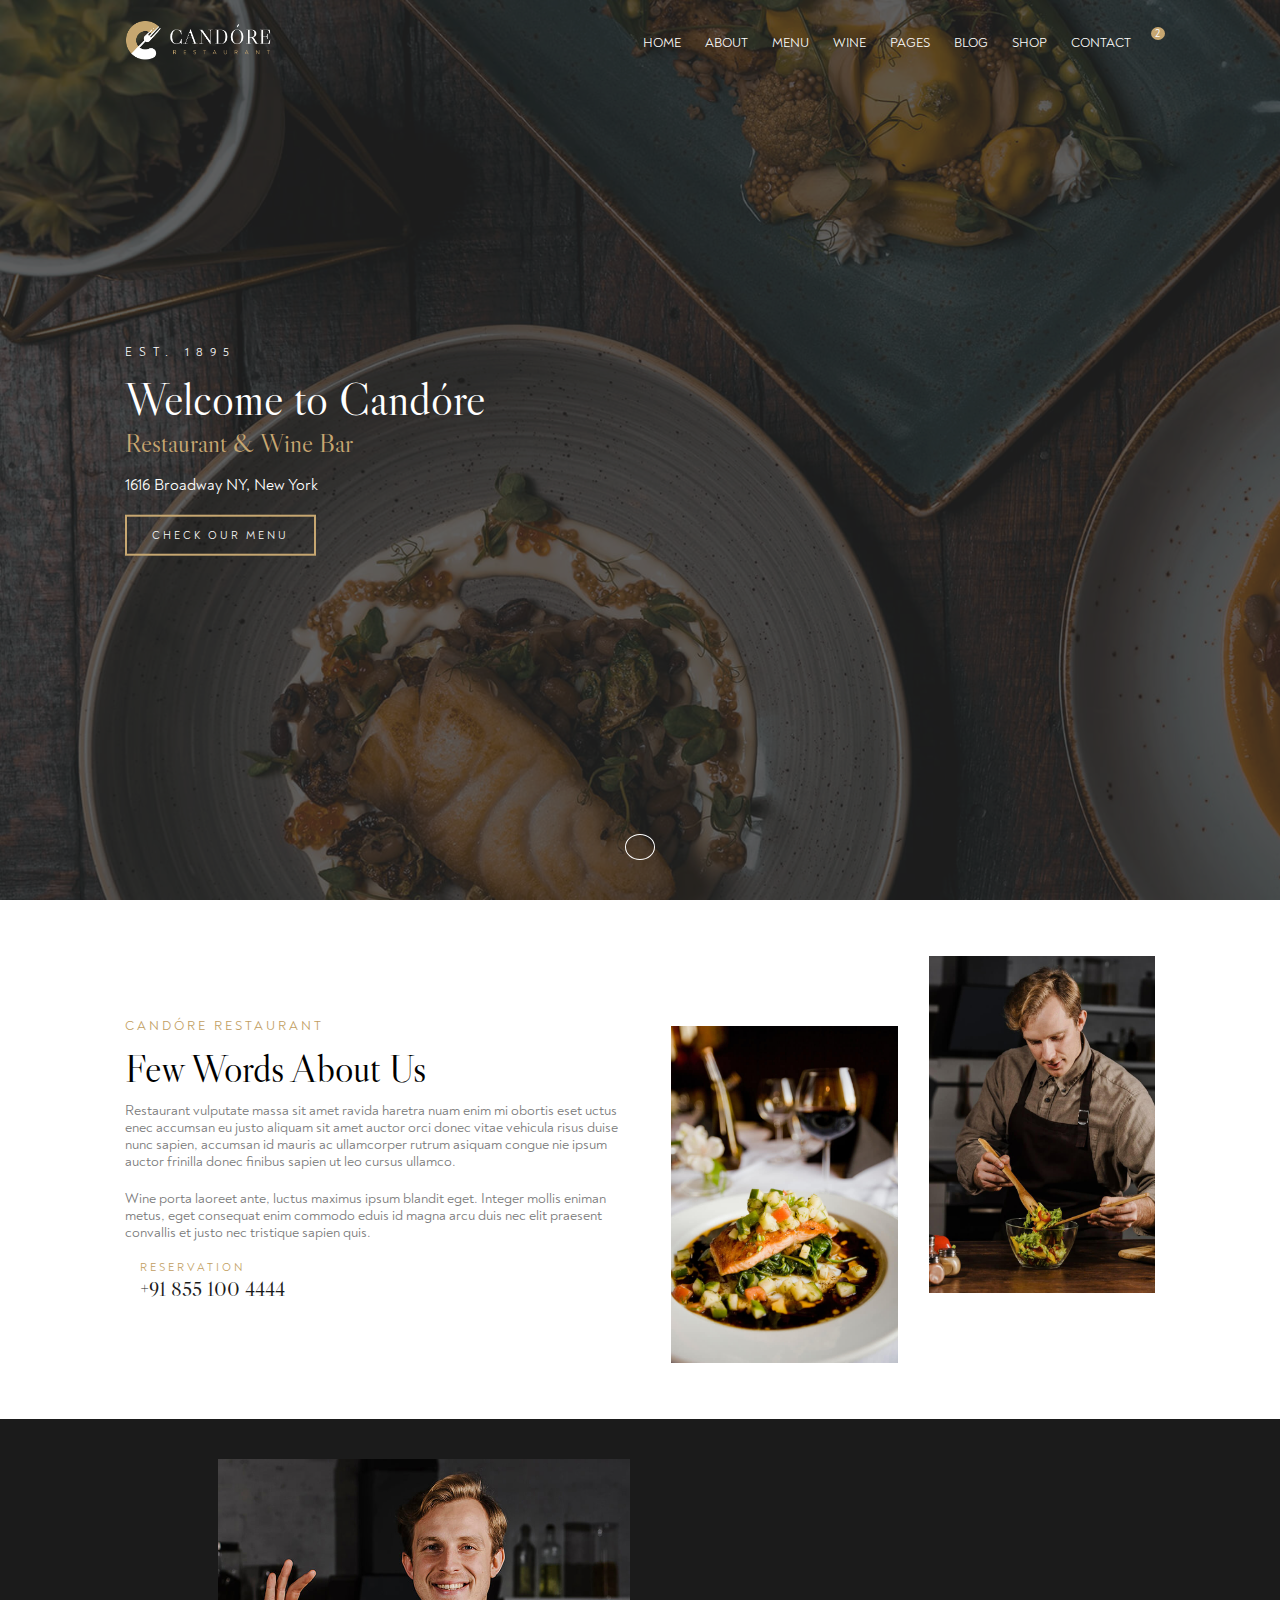
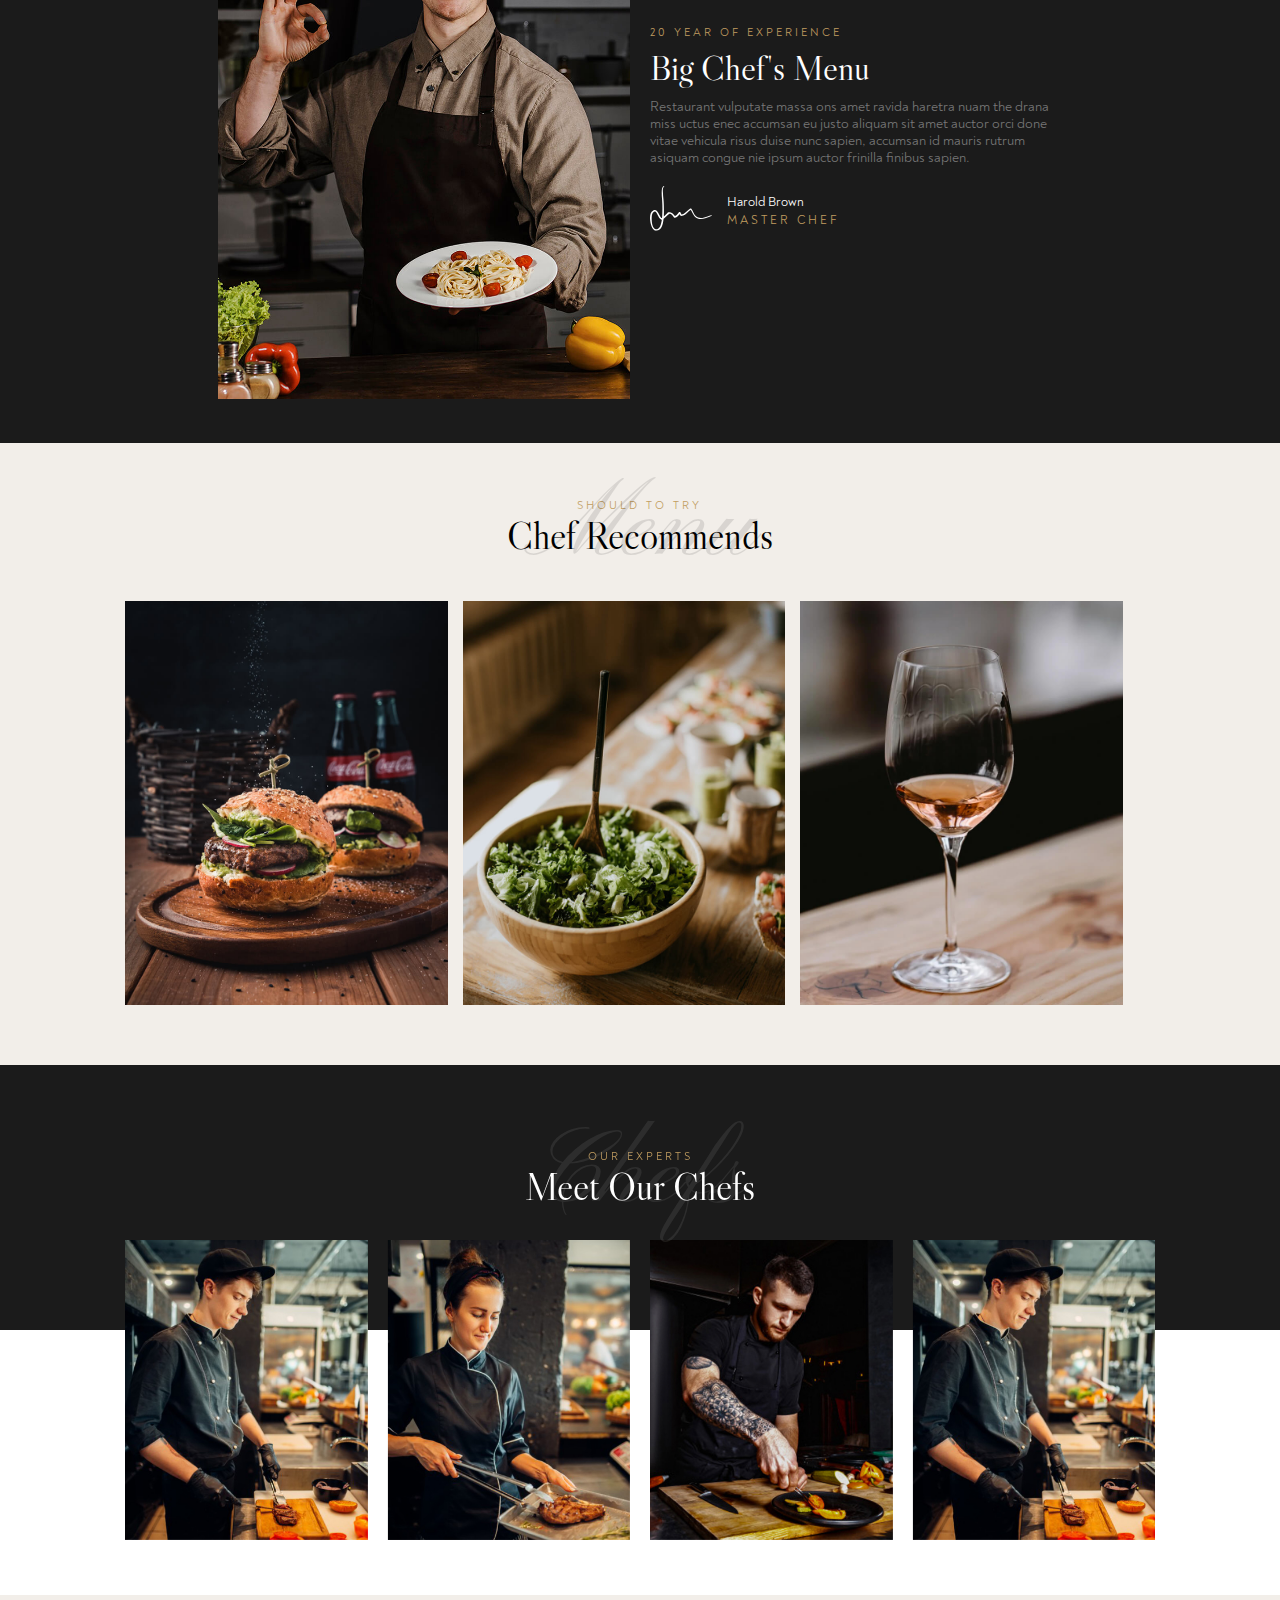
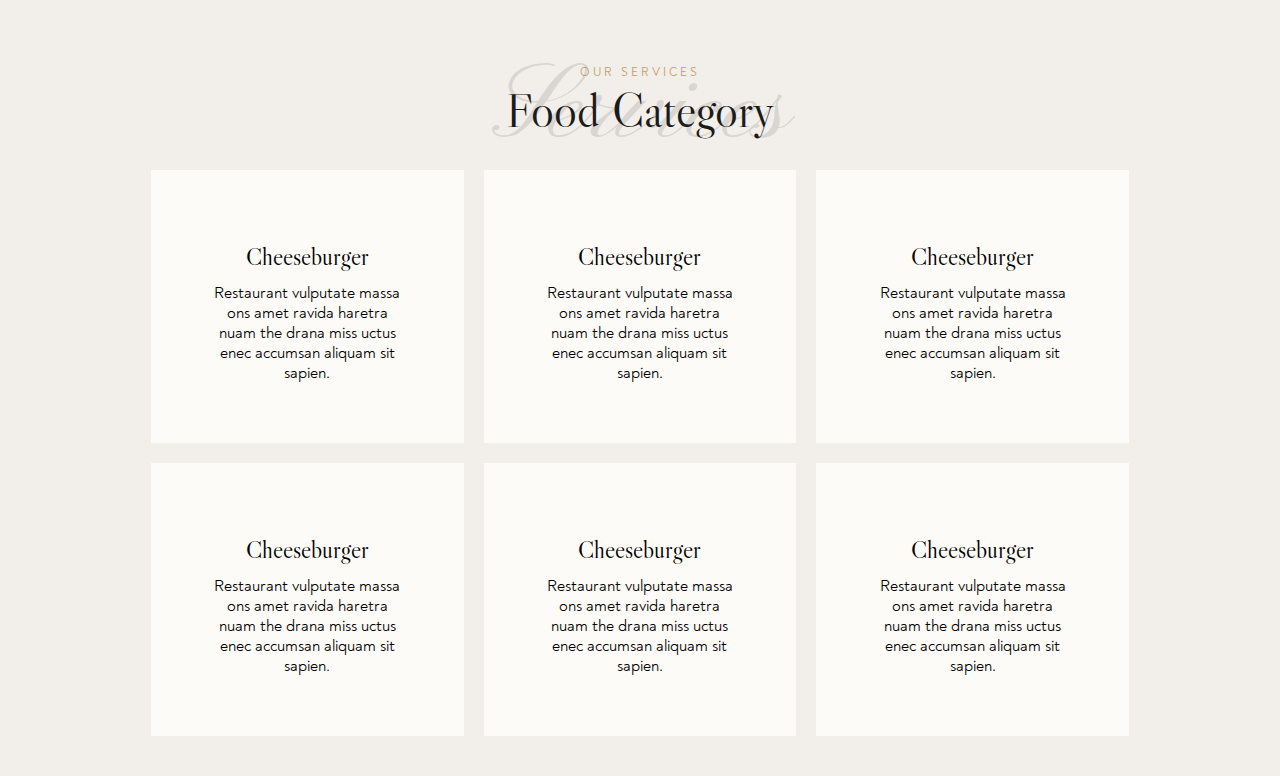
<file: Candore HTML/index.html>
<!DOCTYPE html>
<html lang="en">

<head>
    <meta charset="UTF-8">
    <meta http-equiv="X-UA-Compatible" content="IE=edge">
    <meta name="viewport" content="width=device-width, initial-scale=1.0">
    <link rel="stylesheet" href="https://cdnjs.cloudflare.com/ajax/libs/font-awesome/6.2.1/css/all.min.css"
        integrity="sha512-MV7K8+y+gLIBoVD59lQIYicR65iaqukzvf/nwasF0nqhPay5w/9lJmVM2hMDcnK1OnMGCdVK+iQrJ7lzPJQd1w=="
        crossorigin="anonymous" referrerpolicy="no-referrer" />
    <link rel="stylesheet" href="./OwlCarousel2-2.3.4/src/scss/owl.theme.default.scss">
    <link rel="stylesheet" href="./OwlCarousel2-2.3.4/src/scss/owl.carousel.scss">
    <link rel="stylesheet" href="./home/home.css">
    <title>Candore</title>
</head>

<body>
    <div id="preloader">
        <div id="status">&nbsp;</div>
      </div>

    <header class="posi-ab w-100 z-index">
        <div class="container">
            <div class="row main-header">
                <div class="logo">
                    <a href=""><img src="./assets/images/logo.png" alt="logo-dark"></a>
                </div>
                <div class="menus">
                    <span class="bars"><i class="fa-sharp fa-solid fa-bars-staggered"></i></span>
                    <ul class="menus-links">
                        <li><a href="#">HOME</a></li>
                        <li><a href="#">ABOUT</a></li>
                        <li><a href="#">MENU</a></li>
                        <li><a href="#">WINE</a></li>
                        <li><a href="#">PAGES</a></li>
                        <li><a href="#">BLOG</a></li>
                        <li><a href="#">SHOP</a></li>
                        <li><a href="#">CONTACT</a></li>
                        <li><a href="#">
                                <i class="fa-solid fa-cart-shopping"></i>
                                <span class="count">2</span>
                            </a></li>
                    </ul>
                </div>
            </div>
        </div>
    </header>

    <header class="s-header posi-ab w-100 z-index">
        <div class="container">
            <div class="row main-header">
                <div class="logo">
                    <a href=""><img src="./assets/images/logo-dark.png" alt="logo-dark"></a>
                </div>
                <div class="menus">
                    <span class="bars posi-rele">
                        <i class="fa-sharp fa-solid fa-bars-staggered"></i>
                    </span>
                    <ul class="menus-links">
                        <li><a href="#">HOME</a></li>
                        <li><a href="#">ABOUT</a></li>
                        <li><a href="#">MENU</a></li>
                        <li><a href="#">WINE</a></li>
                        <li><a href="#">PAGES</a></li>
                        <li><a href="#">BLOG</a></li>
                        <li><a href="#">SHOP</a></li>
                        <li><a href="#">CONTACT</a></li>
                        <li><a href="#">
                                <i class="fa-solid fa-cart-shopping"></i>
                                <span class="count">2</span>
                            </a></li>
                    </ul>
                </div>
            </div>
        </div>
    </header>

    <!-- Banner Section -->
    <section class="banner-section posi-rele">
        <div class="container">
            <div class="row banner-data posi-ab">
                <div class="banner-left">
                    <h5>Est. 1895</h5>
                    <h2>Welcome to Candóre <span>Restaurant & Wine Bar</span></h2>
                    <p>1616 Broadway NY, New York</p>
                    <a href="">Check Our Menu</a>
                </div>
            </div>
        </div>

        <div class="bounce posi-ab w-100">
            <button type="button" class="down"><i class="fa-solid fa-arrow-down"></i></button>
        </div>
    </section>
    <!-- End Banner Section -->

    <!-- About Section -->
    <section id="About-section">
        <div class="container">
            <div class="row about-wrapper w-100">
                <div class="about-text">
                    <span>Candóre Restaurant</span>
                    <h1>Few Words About Us</h1>
                    <p>Restaurant vulputate massa sit amet ravida haretra nuam enim mi obortis eset uctus enec accumsan
                        eu justo aliquam sit amet auctor orci donec vitae vehicula risus duise nunc sapien, accumsan id
                        mauris ac ullamcorper rutrum asiquam congue nie ipsum auctor frinilla donec finibus sapien ut
                        leo cursus ullamco.</p>
                    <p>Wine porta laoreet ante, luctus maximus ipsum blandit eget. Integer mollis eniman metus, eget
                        consequat enim commodo eduis id magna arcu duis nec elit praesent convallis et justo nec
                        tristique sapien quis.</p>
                    <div class="reservation row">
                        <div class="icon"><i class="fa-solid fa-house"></i></div>
                        <div class="text">
                            <p>Reservation</p>
                            <a href="">+91 855 100 4444</a>
                        </div>
                    </div>
                </div>
                <div class="about-img">
                    <img src="./assets/images/abou.jpg" alt="">
                </div>
                <div class="about-img1">
                    <img src="./assets/images/about1.jpg" alt="">
                </div>
            </div>
        </div>
    </section>
    <!-- End About Section -->

    <!-- Chef Section -->
    <section class="Chef-section">
        <div class="container">
            <div class="row chef-wrapper">
                <div class="chef-img">
                    <img src="./assets/images/chef.jpg" alt="">
                </div>
                <div class="chef-text">
                    <span>20 Year of Experience</span>
                    <h1>Big Chef's Menu</h1>
                    <p>Restaurant vulputate massa ons amet ravida haretra nuam the drana miss uctus enec accumsan eu
                        justo aliquam sit amet auctor orci done vitae vehicula risus duise nunc sapien, accumsan id
                        mauris rutrum asiquam congue nie ipsum auctor frinilla finibus sapien.</p>
                    <div class="name-sign">
                        <div class="sign"><img src="./assets/images/sign.svg" alt=""></div>
                        <div class="name">
                            <span>Harold Brown</span>
                            <p>Master Chef</p>
                        </div>
                    </div>
                </div>
            </div>
        </div>
    </section>
    <!-- End Chef Section -->

    <!-- Recommends Section -->
    <section class="recommends-section">
        <div class="container">
            <div class="row rec-wrapper posi-rele">
                <div class="rec-top w-100">
                    <p>Should to Try</p>
                    <h1>Chef Recommends</h1>
                    <div class="menu posi-ab text-center">Menu</div>
                </div>
            </div>
            <div class="row rec-wrap w-100">
                <div class="burger rec-img"><img src="./assets/images/hamburger.jpg" alt=""></div>
                <div class="salad rec-img"><img src="./assets/images/salad.jpg" alt=""></div>
                <div class="wine rec-img"><img src="./assets/images/wine.jpg" alt=""></div>
            </div>
        </div>
    </section>
    <!-- End Recommends Section -->

    <!-- Our Experts Section -->
    <section class="our-experts w-100">
        <div class="row expert-top posi-rele z-index">
            <div class="exp-title w-100">
                <p>our experts</p>
                <h1>Meet Our Chefs</h1>
                <div class="chef posi-ab text-center">Chefs</div>
            </div>
        </div>

        <div class="container">
            <div class="row">
                <div class="owl-carousel owl-theme">
                    <div class="item"><img src="./assets/images/chef1.jpg" alt=""></div>
                    <div class="item"><img src="./assets/images/chef2.jpg" alt=""></div>
                    <div class="item"><img src="./assets/images/chef3.jpg" alt=""></div>
                </div>
            </div>
        </div>
        
    </section>
    <!-- End Our Experts Section -->


    <!-- Food Category Section -->
    <section class="food-category">
        <div class="row food-top posi-rele z-index">
            <div class="food-title w-100">
                <p>Our Services</p>
                <h1>Food Category</h1>
                <div class="servi posi-ab text-center">Services</div>
            </div>
        </div>
        <div class="container">
            <div class="row food-boxes">
                <div class="food-box posi-rele">
                    <i class="fa-sharp fa-solid fa-stroopwafel for-bg posi-ab"></i>
                    <i class="fa-sharp fa-solid fa-stroopwafel"></i>
                    <h2>Cheeseburger</h2>
                    <p>Restaurant vulputate massa ons amet ravida haretra nuam the drana miss uctus enec accumsan aliquam sit sapien.</p>
                </div>
                <div class="food-box posi-rele">
                    <i class="fa-sharp fa-solid fa-stroopwafel for-bg posi-ab"></i>
                    <i class="fa-sharp fa-solid fa-stroopwafel"></i>
                    <h2>Cheeseburger</h2>
                    <p>Restaurant vulputate massa ons amet ravida haretra nuam the drana miss uctus enec accumsan aliquam sit sapien.</p>
                </div>
                <div class="food-box posi-rele">
                    <i class="fa-sharp fa-solid fa-stroopwafel for-bg posi-ab"></i>
                    <i class="fa-sharp fa-solid fa-stroopwafel"></i>
                    <h2>Cheeseburger</h2>
                    <p>Restaurant vulputate massa ons amet ravida haretra nuam the drana miss uctus enec accumsan aliquam sit sapien.</p>
                </div>
                <div class="food-box posi-rele">
                    <i class="fa-sharp fa-solid fa-stroopwafel for-bg posi-ab"></i>
                    <i class="fa-sharp fa-solid fa-stroopwafel"></i>
                    <h2>Cheeseburger</h2>
                    <p>Restaurant vulputate massa ons amet ravida haretra nuam the drana miss uctus enec accumsan aliquam sit sapien.</p>
                </div>
                <div class="food-box posi-rele">
                    <i class="fa-sharp fa-solid fa-stroopwafel for-bg posi-ab"></i>
                    <i class="fa-sharp fa-solid fa-stroopwafel"></i>
                    <h2>Cheeseburger</h2>
                    <p>Restaurant vulputate massa ons amet ravida haretra nuam the drana miss uctus enec accumsan aliquam sit sapien.</p>
                </div>
                <div class="food-box posi-rele">
                    <i class="fa-sharp fa-solid fa-stroopwafel for-bg posi-ab"></i>
                    <i class="fa-sharp fa-solid fa-stroopwafel"></i>
                    <h2>Cheeseburger</h2>
                    <p>Restaurant vulputate massa ons amet ravida haretra nuam the drana miss uctus enec accumsan aliquam sit sapien.</p>
                </div>
            </div>
        </div>
    </section>
    <!-- End Food Category Section -->



    <script src="https://ajax.googleapis.com/ajax/libs/jquery/3.6.1/jquery.min.js"></script>
    <script src="./OwlCarousel2-2.3.4/src/js/owl.autoplay.js"></script>
    <script src="./OwlCarousel2-2.3.4/src/js/owl.carousel.js"></script>
    <script src="./assets/js/main.js"></script>

</body>

</html>
</file>
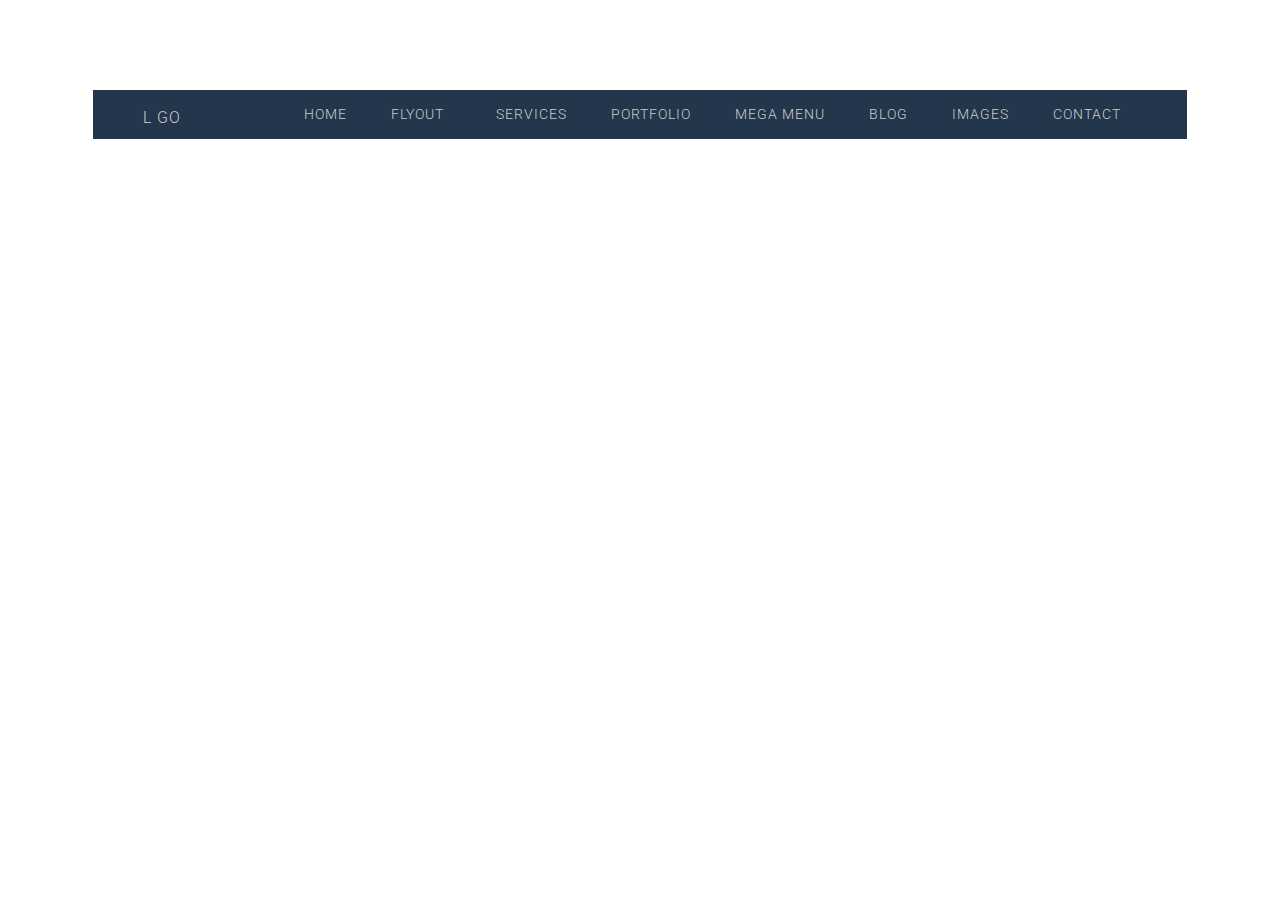
<file: Megamenu/index.html>
<!DOCTYPE html>
<html lang="en">

<head>
    <meta charset="UTF-8">
    <meta http-equiv="X-UA-Compatible" content="IE=edge">
    <meta name="viewport" content="width=device-width, initial-scale=1.0">
    <link rel="stylesheet" href="https://cdnjs.cloudflare.com/ajax/libs/font-awesome/6.2.1/css/all.min.css"
        integrity="sha512-MV7K8+y+gLIBoVD59lQIYicR65iaqukzvf/nwasF0nqhPay5w/9lJmVM2hMDcnK1OnMGCdVK+iQrJ7lzPJQd1w=="
        crossorigin="anonymous" referrerpolicy="no-referrer" />
    <link rel="stylesheet" href="./assets/css/style.css">
    <title>MegaMenu</title>
</head>

<body>
    <header>
        <div class="container posi-rele">
            <div class="row main-wrapper">
                <a href="" class="logo">L<i class="fa-solid fa-feather"></i>    GO</a>
                <ul class="menu-link">
                    <li><a href="#"><i class="fa-solid fa-house"></i>Home</a></li>
                    <li class="posi-rele flyout"><a href="#"><i class="fa-solid fa-gears"></i>flyout<i
                                class="fa-solid fa-angles-down"></i></a>
                                <span class="slick-arrow"></span>
                        <ul class="fly-menu posi-ab">
                            <li class="posi-rele f-right"><a href="#">flyout right</a>
                                <ul class="fly-right posi-ab">
                                    <li><a href="">mobile</a></li>
                                    <li><a href="">computer</a></li>
                                    <li><a href="">watch</a></li>
                                </ul>
                            </li>
                            <li class="posi-rele f-left"><a href="#">flyout left</a>
                                <ul class="fly-left posi-ab">
                                    <li><a href="#">mobile</a></li>
                                    <li><a href="#">computer</a></li>
                                    <li><a href="#">watch</a></li>
                                </ul>
                            </li>
                            <li><a href="#">No flyout</a></li>
                        </ul>

                    </li>
                    <li><a href="#"><i class="fa-solid fa-gears"></i>services</a></li>
                    <li><a href="#"><i class="fa-solid fa-briefcase"></i>portfolio</a></li>
                    <li class="main-mega"><a href="#"><i class="fa-sharp fa-solid fa-list"></i>mega menu</a>
                        <span class="mega-slick"></span>
                        <div class="mega-menu posi-ab">
                            <div class="row">
                                <div class="feature m-toggle">
                                    <h3>FEATURE</h3>
                                    <img src="./assets/images/megamainimg.jpg" alt="">
                                </div>
                                <div class="standers m-toggle">
                                    <h3>STANDERS</h3>
                                    <ul>
                                        <li><a href="#">Mobile</a></li>
                                        <li><a href="#">Computer</a></li>
                                        <li><a href="#">watch</a></li>
                                        <li><a href="#">laptop</a></li>
                                        <li><a href="#">camera</a></li>
                                        <li><a href="#">i pad</a></li>
                                        <li><a href="#" class="view-more-btn">view more</a></li>
                                    </ul>
                                </div>
                                <div class="descrip m-toggle">
                                    <h3>DESCRIPTION</h3>
                                    <ul>
                                        <li><a href="#">women</a><span>Description of Women</span></li>
                                        <li><a href="#">men</a><span>Description of men cloths</span></li>
                                        <li><a href="#">kids</a><span>Description of kids cloths</span></li>
                                        <li><a href="#">others</a><span>Description of other cloths</span></li>
                                        <li><a href="#" class="view-more-btn">view more</a></li>
                                    </ul>
                                </div>
                                <div class="icon m-toggle">
                                    <h3>ICON + DESCRIPTION</h3>
                                    <ul>
                                        <li><a href="#"><i class="fa-sharp fa-solid fa-globe"></i>web</a></li>
                                        <li><a href="#"><i class="fa-solid fa-mobile-screen"></i>mobile</a></li>
                                        <li><a href="#"><i class="fa-solid fa-code"></i>responsive</a></li>
                                        <li><a href="#"><i class="fa-solid fa-desktop"></i>desktop</a></li>
                                        <li><a href="#"><i class="fa-solid fa-paintbrush"></i>UI/UX</a></li>
                                    </ul>
                                </div>
                            </div>
                        </div>
                    </li>
                    <li class="main-blog"><a href="#"><i class="fa-solid fa-blog"></i>blog</a>
                        <span class="blog-slick"></span>
                        <div class="blog-menu posi-ab">
                            <div class="row">
                                <div class="blog-content">
                                    <img src="./assets/images/blog1.jpg" alt="">
                                    <h5>Lorem ipsum dolor sit amet</h5>
                                    <p>Lorem ipsum dolor sit amet, consectetuer adipiscing elit, sed diam nonummy nibh euismod 
                                        tincidunt ut laoreet dolore magna aliquam erat volutpat. Ut wisi enim ad minim veniam, quis
                                        nostrud exerci tation ullamcorper suscipit lobortis nisl ut aliquip ex ea commodo consequat. 
                                        Duis autem vel eum iriure dolor in hendrerit in vulputate. </p>
                                        <a href="">Read More</a>
                                </div>
                                <div class="blog-content">
                                    <img src="./assets/images/blog2.jpg" alt="">
                                    <h5>Lorem ipsum dolor sit amet</h5>
                                    <p>Lorem ipsum dolor sit amet, consectetuer adipiscing elit, sed diam nonummy nibh euismod 
                                        tincidunt ut laoreet dolore magna aliquam erat volutpat. Ut wisi enim ad minim veniam, quis
                                        nostrud exerci tation ullamcorper suscipit lobortis nisl ut aliquip ex ea commodo consequat. 
                                        Duis autem vel eum iriure dolor in hendrerit in vulputate. </p>
                                        <a href="">Read More</a>
                                </div>
                                <div class="blog-content">
                                    <img src="./assets/images/blog3.jpg" alt="">
                                    <h5>Lorem ipsum dolor sit amet</h5>
                                    <p>Lorem ipsum dolor sit amet, consectetuer adipiscing elit, sed diam nonummy nibh euismod 
                                        tincidunt ut laoreet dolore magna aliquam erat volutpat. Ut wisi enim ad minim veniam, quis
                                        nostrud exerci tation ullamcorper suscipit lobortis nisl ut aliquip ex ea commodo consequat. 
                                        Duis autem vel eum iriure dolor in hendrerit in vulputate. </p>
                                        <a href="">Read More</a>
                                </div>
                            </div>
                        </div>
                    </li>
                    <li class="main-img"><a href="#"><i class="fa-sharp fa-solid fa-images"></i>images</a>
                        <span class="img-slick"></span>
                        <div class="img-menu posi-ab">
                            <div class="row">
                                <div class="img-content">
                                    <h5>images title</h5>
                                    <img src="./assets/images/blog1.jpg" alt="">
                                </div>
                                <div class="img-content">
                                    <h5>images title</h5>
                                    <img src="./assets/images/blog2.jpg" alt="">
                                </div>
                                <div class="img-content">
                                    <h5>images title</h5>
                                    <img src="./assets/images/blog3.jpg" alt="">
                                </div>
                                <div class="img-content">
                                    <h5>images title</h5>
                                    <img src="./assets/images/image4.jpg" alt="">
                                </div>
                            </div>
                        </div>
                    </li>
                    <li><a href="#"><i class="fa-solid fa-envelope"></i>contact</a></li>
                </ul>
                <div class="toggle-menu"><i class="fa-solid fa-bars" onclick="myFunction(this)" class="fa-solid fa-bars"></i></div>
            </div>
        </div>
    </header>

    <!-- JQuery -->
    <script src="https://ajax.googleapis.com/ajax/libs/jquery/3.6.1/jquery.min.js"></script>
    <script src="./assets/js/main.js"></script>

</body>

</html>
</file>
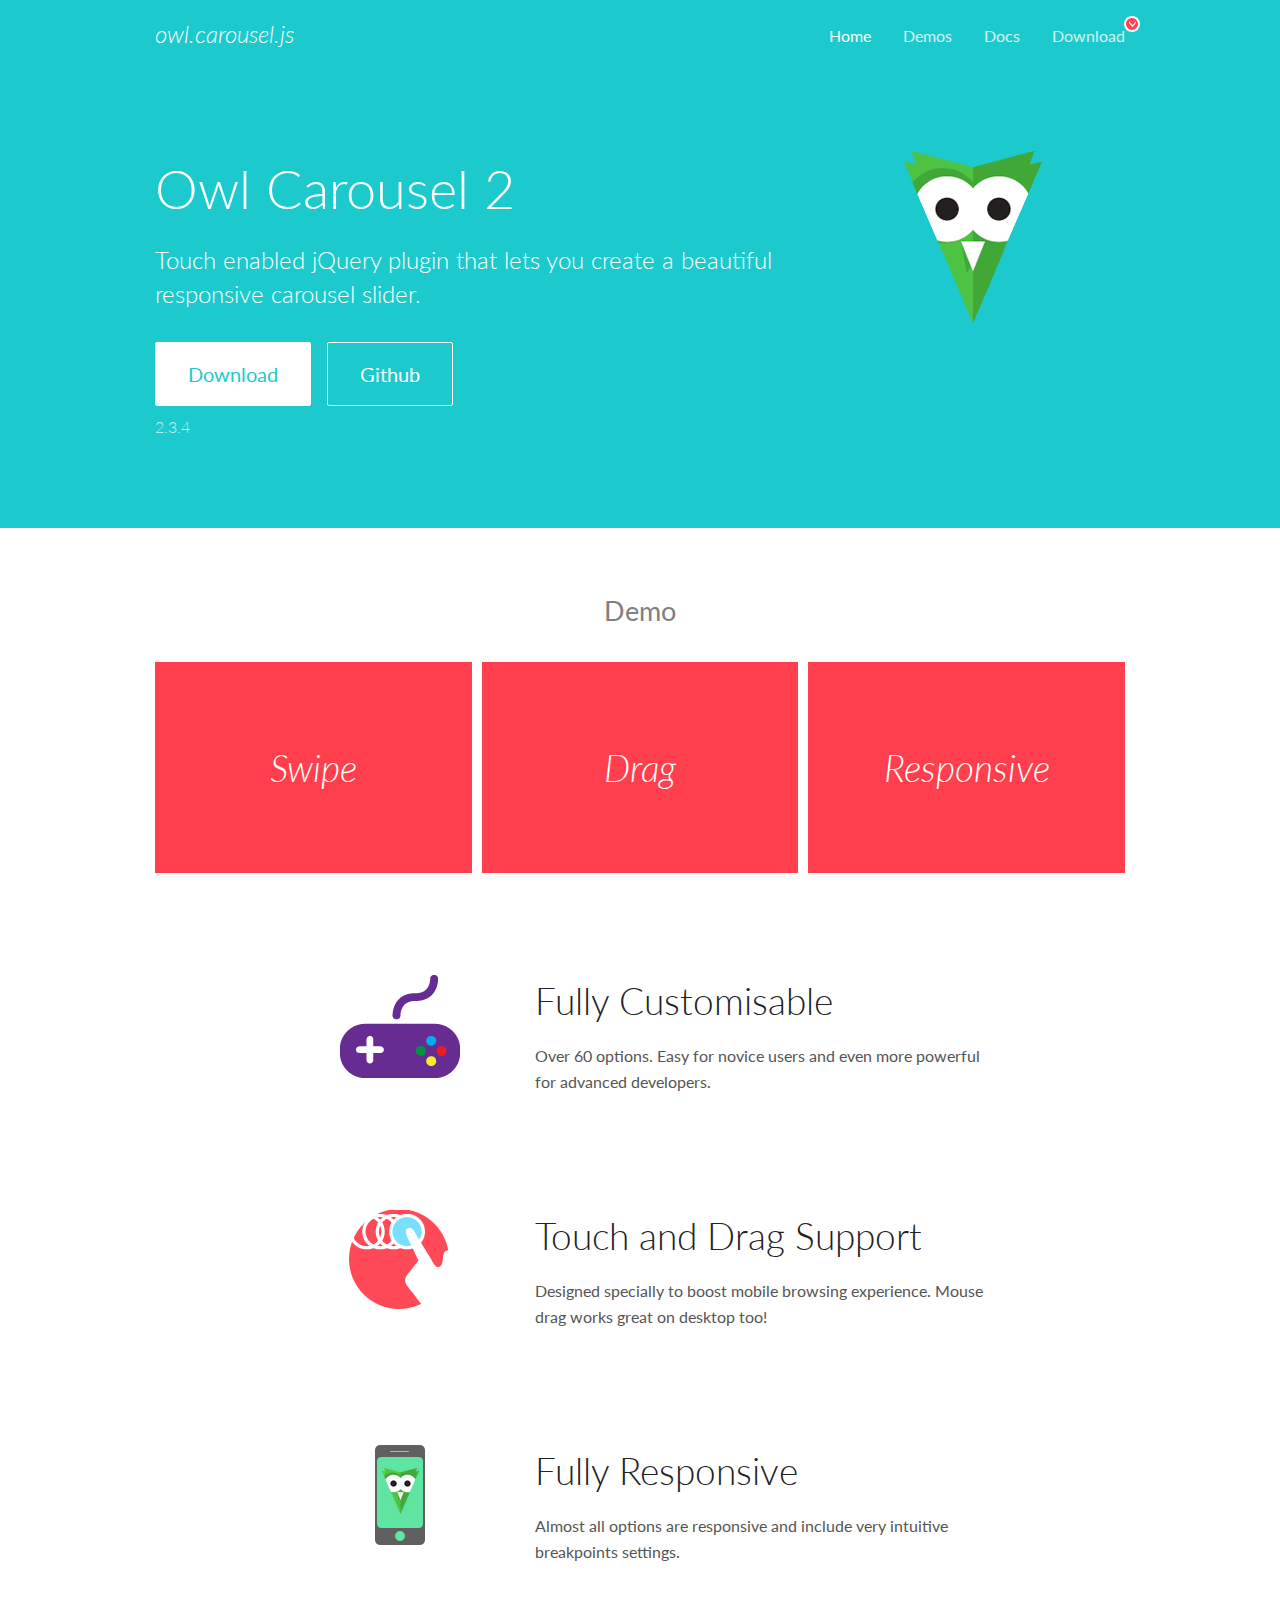
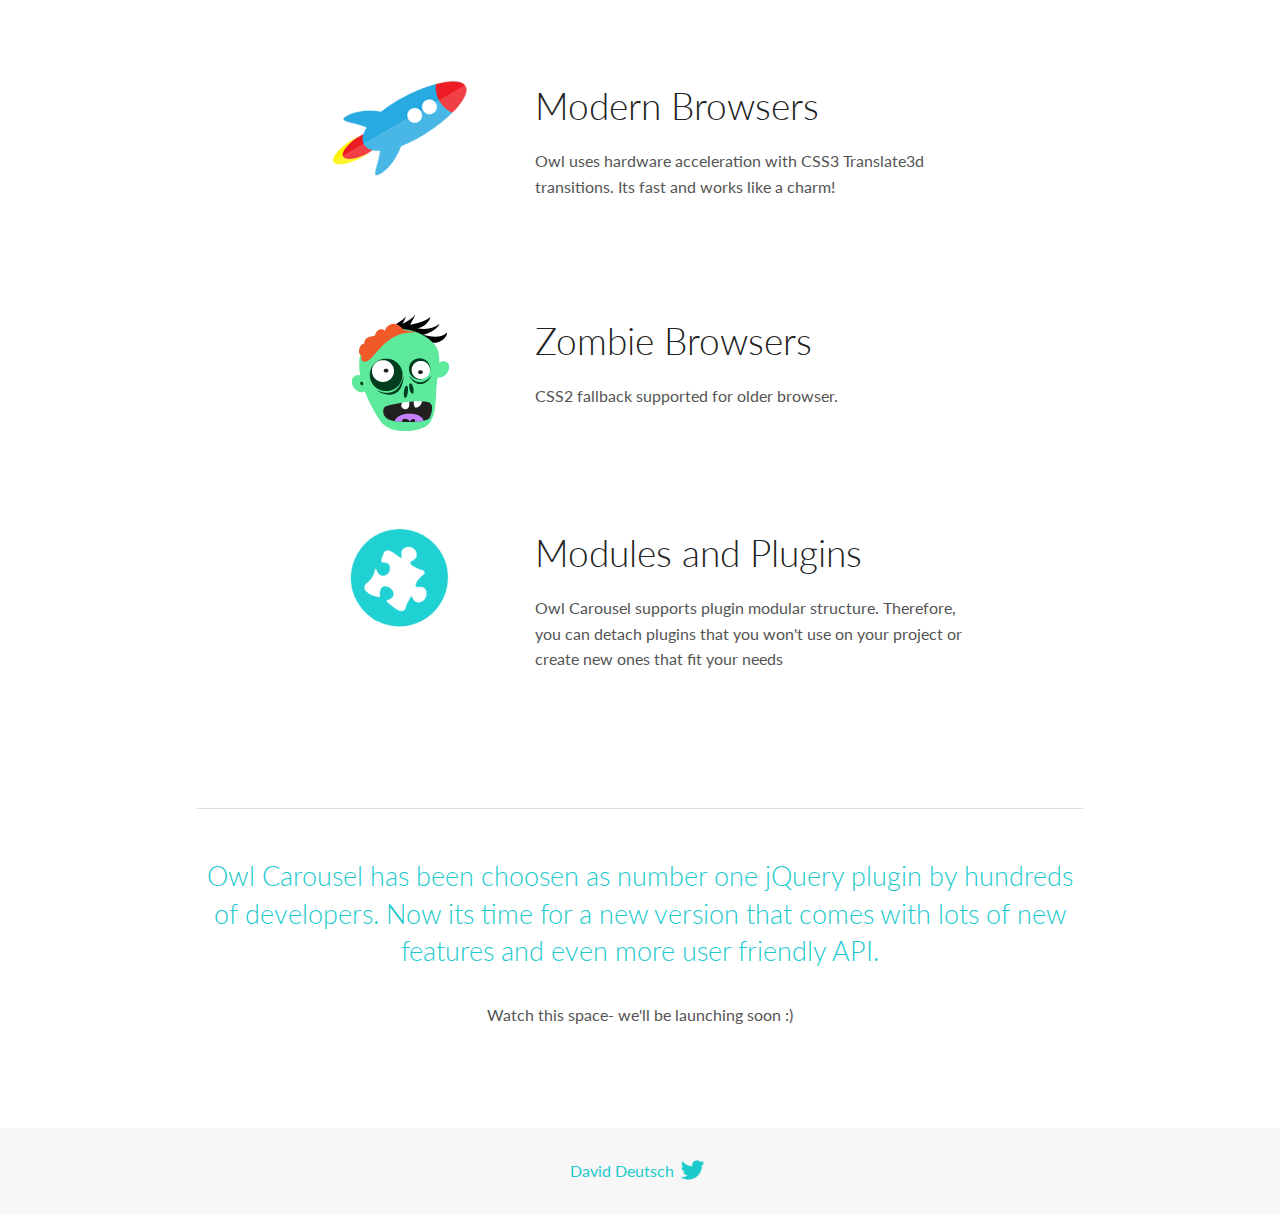
<file: Candore HTML/OwlCarousel2-2.3.4/docs/index.html>
<!DOCTYPE html>
<html lang="en">
  <head>

    <!-- head -->
    <meta charset="utf-8">
    <meta name="msapplication-tap-highlight" content="no" />
    <meta name="viewport" content="width=device-width, initial-scale=1.0" />
    <meta name="description" content="Touch enabled jQuery plugin that lets you create beautiful responsive carousel slider.">
    <meta name="author" content="David Deutsch">
    <title>
      Home | Owl Carousel | 2.3.4
    </title>

    <!-- Stylesheets -->
    <link href='https://fonts.googleapis.com/css?family=Lato:300,400,700,400italic,300italic' rel='stylesheet' type='text/css'>
    <link rel="stylesheet" href="assets/css/docs.theme.min.css">

    <!-- Owl Stylesheets -->
    <link rel="stylesheet" href="assets/owlcarousel/assets/owl.carousel.min.css">
    <link rel="stylesheet" href="assets/owlcarousel/assets/owl.theme.default.min.css">

    <!-- HTML5 shim and Respond.js IE8 support of HTML5 elements and media queries -->

    <!--[if lt IE 9]>
      <script src="https://oss.maxcdn.com/libs/html5shiv/3.7.0/html5shiv.js"></script>
      <script src="https://oss.maxcdn.com/libs/respond.js/1.3.0/respond.min.js"></script>
    <![endif]-->

    <!-- Favicons -->
    <link rel="apple-touch-icon-precomposed" sizes="144x144" href="assets/ico/apple-touch-icon-144-precomposed.png">
    <link rel="shortcut icon" href="assets/ico/favicon.png">
    <link rel="shortcut icon" href="favicon.ico">

    <!-- Yeah i know js should not be in header. Its required for demos.-->

    <!-- javascript -->
    <script src="assets/vendors/jquery.min.js"></script>
    <script src="assets/owlcarousel/owl.carousel.js"></script>
  </head>
  <body>

    <!-- header -->
    <header class="header">
      <div class="row">
        <div class="large-12 columns">
          <div class="brand left">
            <h3>
              <a href="/OwlCarousel2/">owl.carousel.js</a> 
            </h3>
          </div>
          <a id="toggle-nav" class="right">
            <span></span> <span></span> <span></span> 
          </a> 
          <div class="nav-bar">
            <ul class="clearfix">
              <li class="active">
                <a href="/OwlCarousel2/index.html">Home</a> 
              </li>
              <li> <a href="/OwlCarousel2/demos/demos.html">Demos</a>  </li>
              <li> <a href="/OwlCarousel2/docs/started-welcome.html">Docs</a>  </li>
              <li>
                <a href="https://github.com/OwlCarousel2/OwlCarousel2/archive/2.3.4.zip">Download</a> 
                <span class="download"></span> 
              </li>
            </ul>
          </div>
        </div>
      </div>
    </header>

    <!-- home panel -->
    <section id="hero">
      <div class="row">
        <div class="large-8 medium-8 columns">
          <h1>Owl Carousel 2</h1>
          <h4>Touch enabled jQuery plugin that lets you create a beautiful responsive carousel slider.</h4>
          <a href="https://github.com/OwlCarousel2/OwlCarousel2/archive/2.3.4.zip" class="hero-button">Download</a> 
          <a href="https://github.com/OwlCarousel2/OwlCarousel2" class="hero-button outline">Github</a> 
          <p>2.3.4</p>
        </div>
        <div class="large-4 medium-4 columns">
          <img class="owl-logo" src="assets/img/owl-logo.png" alt="mr. Owl">
        </div>
      </div>
    </section>

    <!-- body -->
    <div class="home-demo">
      <div class="row">
        <div class="large-12 columns">
          <h3>Demo</h3>
          <div class="owl-carousel">
            <div class="item">
              <h2>Swipe</h2>
            </div>
            <div class="item">
              <h2>Drag</h2>
            </div>
            <div class="item">
              <h2>Responsive</h2>
            </div>
            <div class="item">
              <h2>CSS3</h2>
            </div>
            <div class="item">
              <h2>Fast</h2>
            </div>
            <div class="item">
              <h2>Easy</h2>
            </div>
            <div class="item">
              <h2>Free</h2>
            </div>
            <div class="item">
              <h2>Upgradable</h2>
            </div>
            <div class="item">
              <h2>Tons of options</h2>
            </div>
            <div class="item">
              <h2>Infinity</h2>
            </div>
            <div class="item">
              <h2>Auto Width</h2>
            </div>
          </div>
        </div>
      </div>
    </div>
    <script>
      var owl = $('.owl-carousel');
      owl.owlCarousel({
        margin: 10,
        loop: true,
        responsive: {
          0: {
            items: 1
          },
          600: {
            items: 2
          },
          1000: {
            items: 3
          }
        }
      })
    </script>

    <!-- features -->
    <div id="features">
      <div class="row">
        <div class="small-12 medium-9 small-centered columns">
          <section class="row feature">
            <div class="medium-4 small-12 columns">
              <img src="assets/img/feature-options.png" alt="">
            </div>
            <div class="medium-8 small-12 columns">
              <h2>Fully Customisable</h2>
              <p>Over 60 options. Easy for novice users and even more powerful for advanced developers.</p>
            </div>
          </section>
          <section class="row feature">
            <div class="medium-4 small-12 columns">
              <img src="assets/img/feature-drag.png" alt="">
            </div>
            <div class="medium-8 small-12 columns">
              <h2>Touch and Drag Support</h2>
              <p>Designed specially to boost mobile browsing experience. Mouse drag works great on desktop too!</p>
            </div>
          </section>
          <section class="row feature">
            <div class="medium-4 small-12 columns">
              <img src="assets/img/feature-responsive.png" alt="">
            </div>
            <div class="medium-8 small-12 columns">
              <h2>Fully Responsive</h2>
              <p>Almost all options are responsive and include very intuitive breakpoints settings.</p>
            </div>
          </section>
          <section class="row feature">
            <div class="medium-4 small-12 columns">
              <img src="assets/img/feature-modern.png" alt="">
            </div>
            <div class="medium-8 small-12 columns">
              <h2>Modern Browsers</h2>
              <p>Owl uses hardware acceleration with CSS3 Translate3d transitions. Its fast and works like a charm! </p>
            </div>
          </section>
          <section class="row feature">
            <div class="medium-4 small-12 columns">
              <img src="assets/img/feature-zombie.png" alt="">
            </div>
            <div class="medium-8 small-12 columns">
              <h2>Zombie Browsers</h2>
              <p>CSS2 fallback supported for older browser.</p>
            </div>
          </section>
          <section class="row feature">
            <div class="medium-4 small-12 columns">
              <img src="assets/img/feature-module.png" alt="">
            </div>
            <div class="medium-8 small-12 columns">
              <h2>Modules and Plugins</h2>
              <p>Owl Carousel supports plugin modular structure. Therefore, you can detach plugins that you won&#x27;t use on your project or create new ones that fit your needs</p>
            </div>
          </section>
        </div>
      </div>
    </div>

    <!-- footer -->
    <section id="teaser-text">
      <div class="row">
        <div class="small-12 medium-11 small-centered columns">
          <hr>
          <h3 id="owl-carousel-has-been-choosen-as-number-one-jquery-plugin-by-hundreds-of-developers-now-its-time-for-a-new-version-that-comes-with-lots-of-new-features-and-even-more-user-friendly-api-">Owl Carousel has been choosen as number one jQuery plugin by hundreds of developers. Now its time for a new version that comes with lots of new features and even more user friendly API.</h3>
          <p>Watch this space- we&#39;ll be launching soon :)</p>
        </div>
      </div>
    </section>

    <!-- footer -->
    <footer class="footer">
      <div class="row">
        <div class="large-12 columns">
          <h5>
            <a href="/OwlCarousel2/docs/support-contact.html">David Deutsch</a> 
            <a id="custom-tweet-button" href="https://twitter.com/share?url=https://github.com/OwlCarousel2/OwlCarousel2&text=Owl Carousel - This is so awesome! " target="_blank"></a> 
          </h5>
        </div>
      </div>
    </footer>

    <!-- vendors -->
    <script src="assets/vendors/highlight.js"></script>
    <script src="assets/js/app.js"></script>
  </body>
</html>
</file>
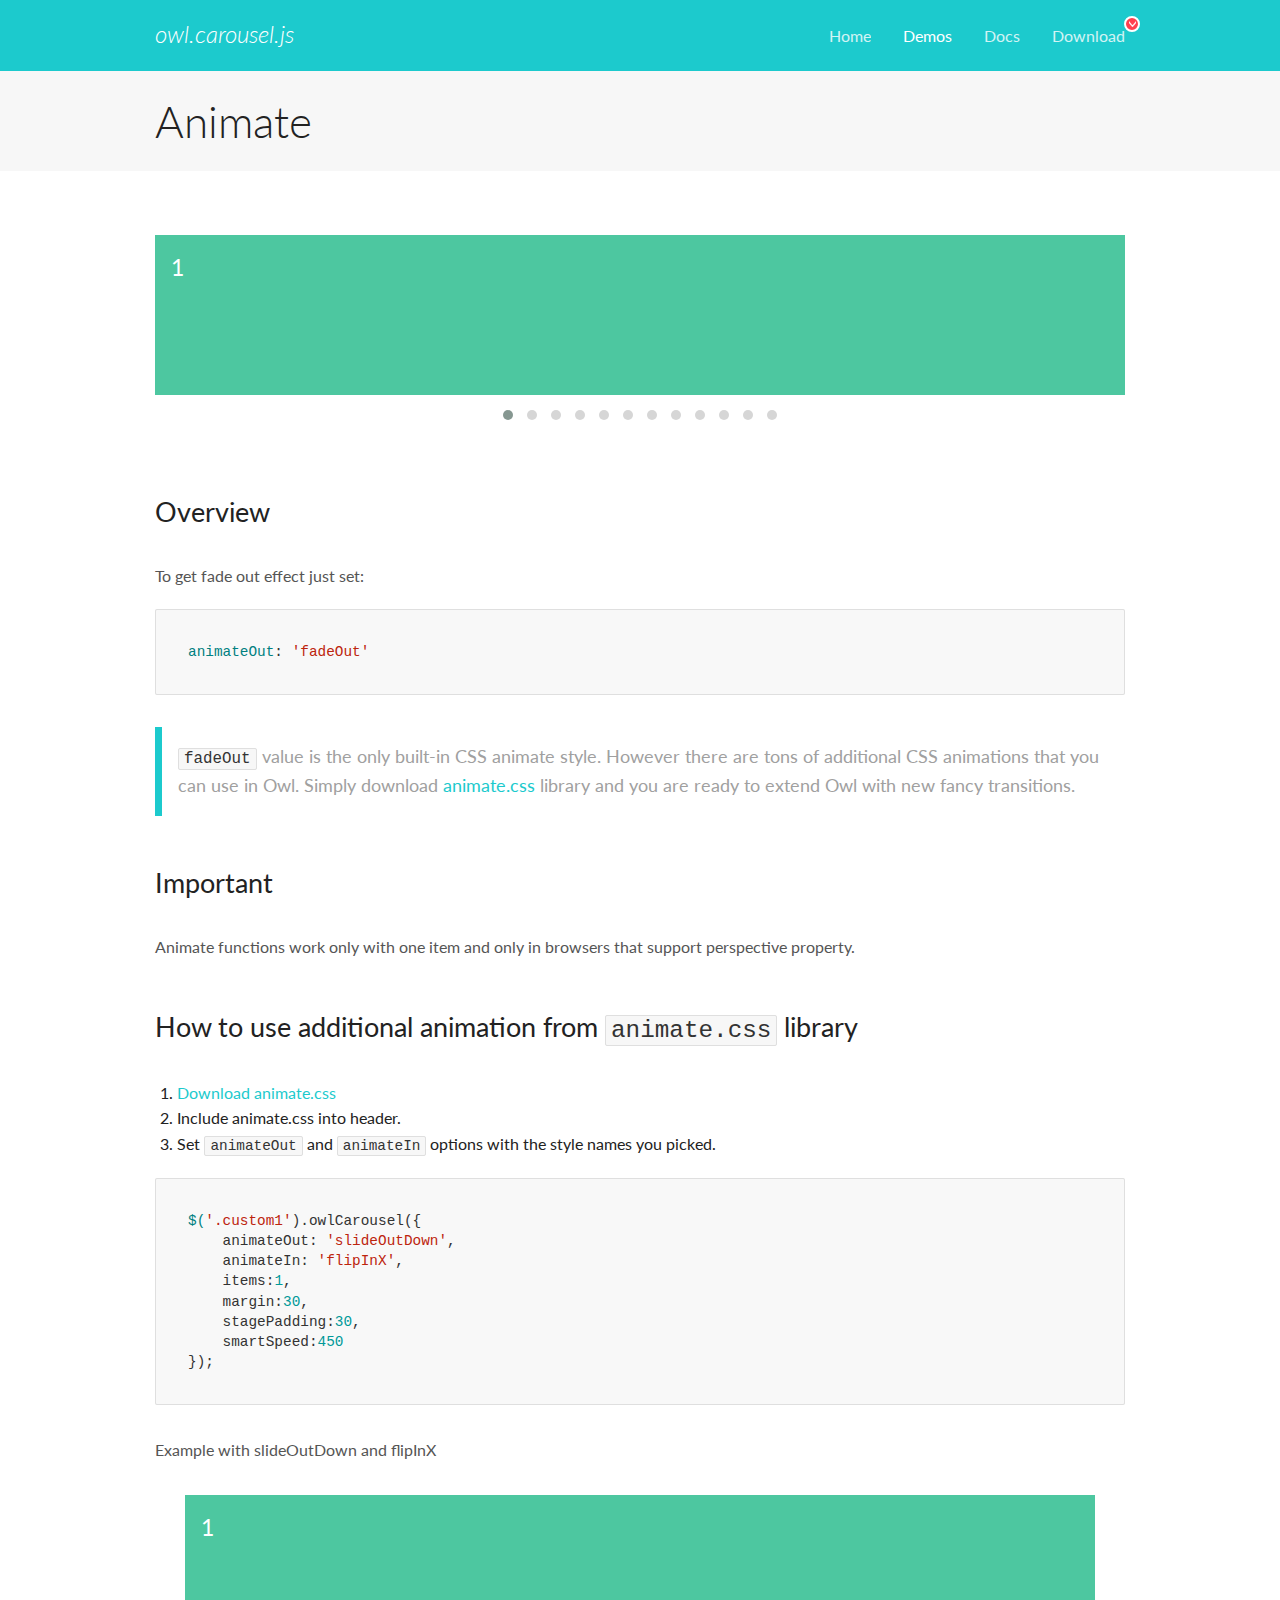
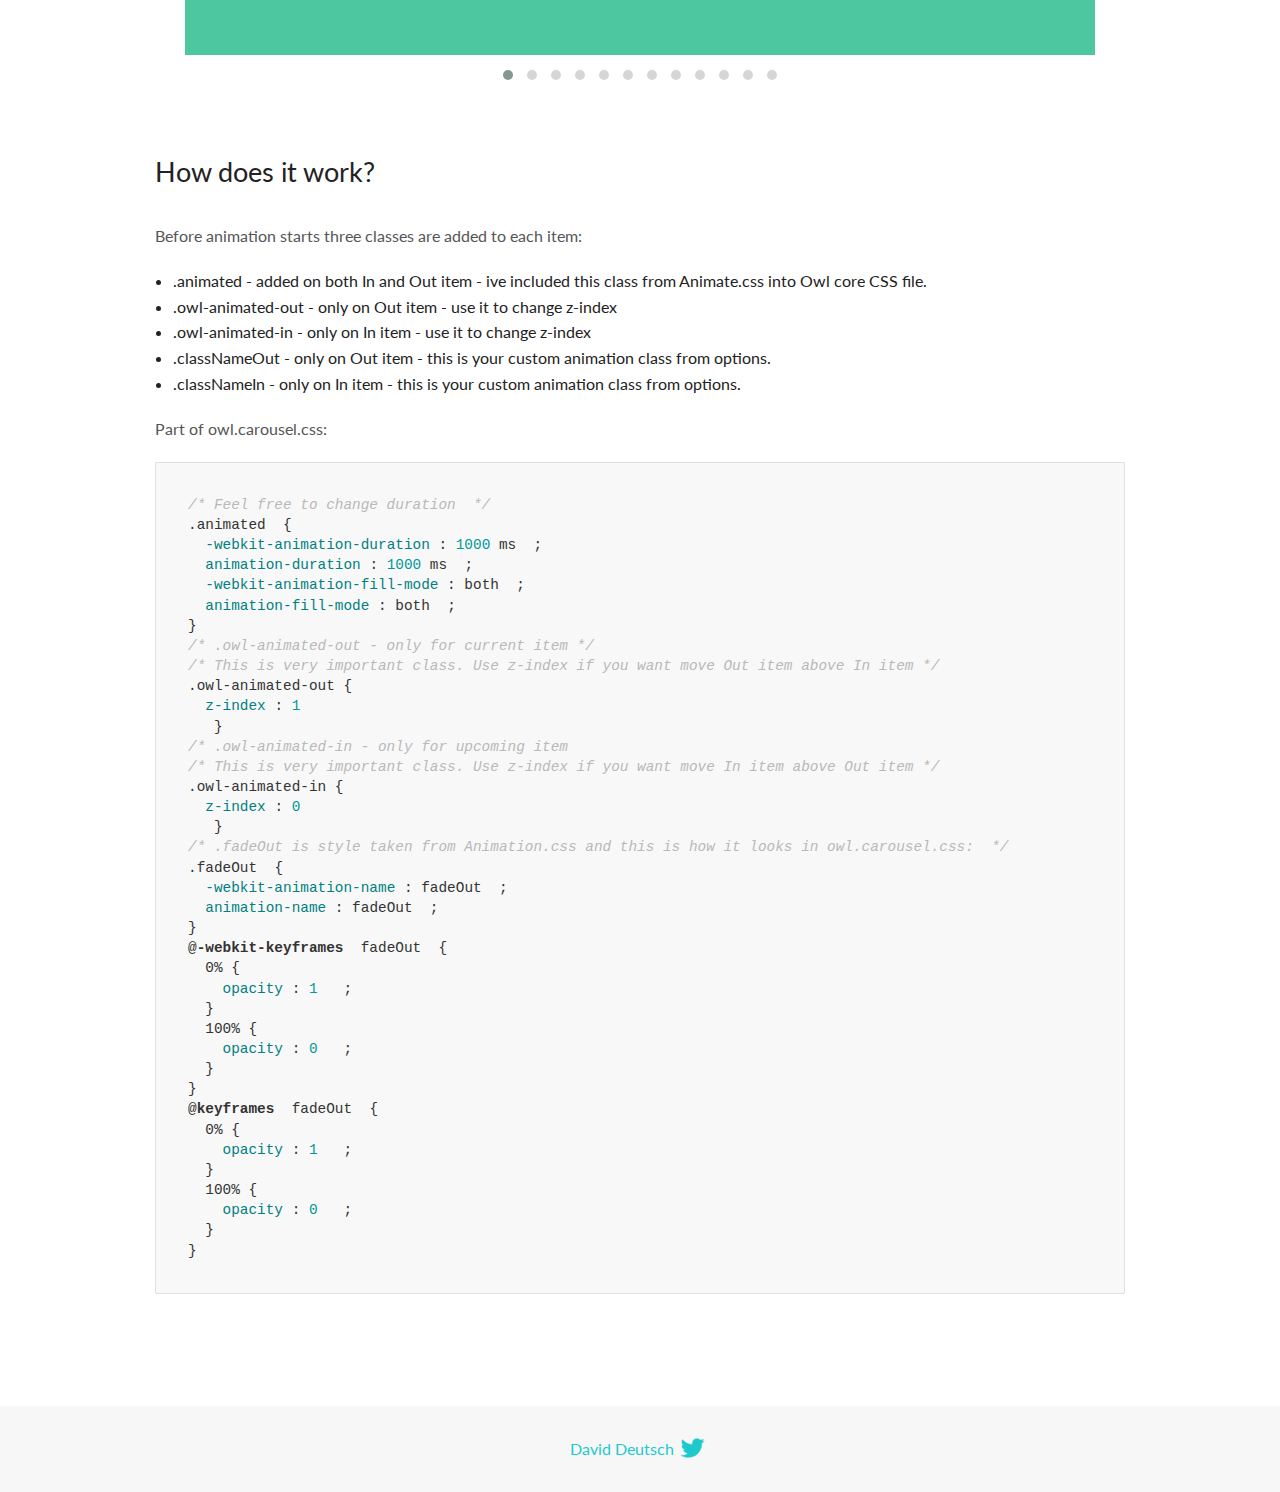
<file: Candore HTML/OwlCarousel2-2.3.4/docs/demos/animate.html>
<!DOCTYPE html>
<html lang="en">
  <head>

    <!-- head -->
    <meta charset="utf-8">
    <meta name="msapplication-tap-highlight" content="no" />
    <meta name="viewport" content="width=device-width, initial-scale=1.0" />
    <meta name="description" content="Animate carousel">
    <meta name="author" content="David Deutsch">
    <title>
      Animate Demo | Owl Carousel | 2.3.4
    </title>

    <!-- Stylesheets -->
    <link href='https://fonts.googleapis.com/css?family=Lato:300,400,700,400italic,300italic' rel='stylesheet' type='text/css'>
    <link rel="stylesheet" href="../assets/css/docs.theme.min.css">

    <!-- Owl Stylesheets -->
    <link rel="stylesheet" href="../assets/owlcarousel/assets/owl.carousel.min.css">
    <link rel="stylesheet" href="../assets/owlcarousel/assets/owl.theme.default.min.css">

    <!-- HTML5 shim and Respond.js IE8 support of HTML5 elements and media queries -->

    <!--[if lt IE 9]>
      <script src="https://oss.maxcdn.com/libs/html5shiv/3.7.0/html5shiv.js"></script>
      <script src="https://oss.maxcdn.com/libs/respond.js/1.3.0/respond.min.js"></script>
    <![endif]-->

    <!-- Favicons -->
    <link rel="apple-touch-icon-precomposed" sizes="144x144" href="../assets/ico/apple-touch-icon-144-precomposed.png">
    <link rel="shortcut icon" href="../assets/ico/favicon.png">
    <link rel="shortcut icon" href="favicon.ico">

    <!-- Yeah i know js should not be in header. Its required for demos.-->

    <!-- javascript -->
    <script src="../assets/vendors/jquery.min.js"></script>
    <script src="../assets/owlcarousel/owl.carousel.js"></script>
  </head>
  <body>

    <!-- header -->
    <header class="header">
      <div class="row">
        <div class="large-12 columns">
          <div class="brand left">
            <h3>
              <a href="/OwlCarousel2/">owl.carousel.js</a> 
            </h3>
          </div>
          <a id="toggle-nav" class="right">
            <span></span> <span></span> <span></span> 
          </a> 
          <div class="nav-bar">
            <ul class="clearfix">
              <li> <a href="/OwlCarousel2/index.html">Home</a>  </li>
              <li class="active">
                <a href="/OwlCarousel2/demos/demos.html">Demos</a> 
              </li>
              <li> <a href="/OwlCarousel2/docs/started-welcome.html">Docs</a>  </li>
              <li>
                <a href="https://github.com/OwlCarousel2/OwlCarousel2/archive/2.3.4.zip">Download</a> 
                <span class="download"></span> 
              </li>
            </ul>
          </div>
        </div>
      </div>
    </header>

    <!-- title -->
    <section class="title">
      <div class="row">
        <div class="large-12 columns">
          <h1>Animate</h1>
        </div>
      </div>
    </section>

    <!--  Demos -->
    <section id="demos">
      <div class="row">
        <div class="large-12 columns">
          <div class="fadeOut owl-carousel owl-theme">
            <div class="item">
              <h4>1</h4>
            </div>
            <div class="item">
              <h4>2</h4>
            </div>
            <div class="item">
              <h4>3</h4>
            </div>
            <div class="item">
              <h4>4</h4>
            </div>
            <div class="item">
              <h4>5</h4>
            </div>
            <div class="item">
              <h4>6</h4>
            </div>
            <div class="item">
              <h4>7</h4>
            </div>
            <div class="item">
              <h4>8</h4>
            </div>
            <div class="item">
              <h4>9</h4>
            </div>
            <div class="item">
              <h4>10</h4>
            </div>
            <div class="item">
              <h4>11</h4>
            </div>
            <div class="item">
              <h4>12</h4>
            </div>
          </div>
          <h3 id="overview">Overview</h3>
          <p>To get fade out effect just set:</p>
          <pre><code>animateOut: &#39;fadeOut&#39;</code></pre>
          <blockquote>
            <p><code>fadeOut</code> value is the only built-in CSS animate style. However there are tons of additional CSS animations that you can use in Owl. Simply download
              <a href="https://daneden.github.io/animate.css/">animate.css</a>  library and you are ready to extend Owl with new fancy transitions.</p>
          </blockquote>
          <h3 id="important">Important</h3>
          <p>Animate functions work only with one item and only in browsers that support perspective property.</p>
          <h3 id="how-to-use-additional-animation-from-animate-css-library">How to use additional animation from <code>animate.css</code> library</h3>
          <ol>
            <li> <a href="https://daneden.github.io/animate.css/">Download animate.css</a>  </li>
            <li>Include animate.css into header.</li>
            <li>Set <code>animateOut</code> and <code>animateIn</code> options with the style names you picked.</li>
          </ol>
          <pre><code>$(&#39;.custom1&#39;).owlCarousel({
    animateOut: &#39;slideOutDown&#39;,
    animateIn: &#39;flipInX&#39;,
    items:1,
    margin:30,
    stagePadding:30,
    smartSpeed:450
});</code></pre>
          <p>Example with slideOutDown and flipInX</p>
          <div class="custom1 owl-carousel owl-theme">
            <div class="item">
              <h4>1</h4>
            </div>
            <div class="item">
              <h4>2</h4>
            </div>
            <div class="item">
              <h4>3</h4>
            </div>
            <div class="item">
              <h4>4</h4>
            </div>
            <div class="item">
              <h4>5</h4>
            </div>
            <div class="item">
              <h4>6</h4>
            </div>
            <div class="item">
              <h4>7</h4>
            </div>
            <div class="item">
              <h4>8</h4>
            </div>
            <div class="item">
              <h4>9</h4>
            </div>
            <div class="item">
              <h4>10</h4>
            </div>
            <div class="item">
              <h4>11</h4>
            </div>
            <div class="item">
              <h4>12</h4>
            </div>
          </div>
          <h3 id="how-does-it-work-">How does it work?</h3>
          <p>Before animation starts three classes are added to each item:</p>
          <ul>
            <li>.animated - added on both In and Out item - ive included this class from Animate.css into Owl core CSS file.</li>
            <li>.owl-animated-out - only on Out item - use it to change z-index</li>
            <li>.owl-animated-in - only on In item - use it to change z-index</li>
            <li>.classNameOut - only on Out item - this is your custom animation class from options.</li>
            <li>.classNameIn - only on In item - this is your custom animation class from options.</li>
          </ul>
          <p>Part of owl.carousel.css:</p>
          <pre><code class="language-css"><span class="comment">/* Feel free to change duration  */</span> 
<span class="class">.animated</span>  <span class="rules">{
  <span class="rule"><span class="attribute">-webkit-animation-duration</span> :<span class="value"> <span class="number">1000</span> ms</span> </span> ;
  <span class="rule"><span class="attribute">animation-duration</span> :<span class="value"> <span class="number">1000</span> ms</span> </span> ;
  <span class="rule"><span class="attribute">-webkit-animation-fill-mode</span> :<span class="value"> both</span> </span> ;
  <span class="rule"><span class="attribute">animation-fill-mode</span> :<span class="value"> both</span> </span> ;
<span class="rule">}</span> </span> 
<span class="comment">/* .owl-animated-out - only for current item */</span> 
<span class="comment">/* This is very important class. Use z-index if you want move Out item above In item */</span> 
<span class="class">.owl-animated-out</span> <span class="rules">{
  <span class="rule"><span class="attribute">z-index</span> :<span class="value"> <span class="number">1</span> 
</span> </span> </span> }
<span class="comment">/* .owl-animated-in - only for upcoming item
/* This is very important class. Use z-index if you want move In item above Out item */</span> 
<span class="class">.owl-animated-in</span> <span class="rules">{
  <span class="rule"><span class="attribute">z-index</span> :<span class="value"> <span class="number">0</span> 
</span> </span> </span> }
<span class="comment">/* .fadeOut is style taken from Animation.css and this is how it looks in owl.carousel.css:  */</span> 
<span class="class">.fadeOut</span>  <span class="rules">{
  <span class="rule"><span class="attribute">-webkit-animation-name</span> :<span class="value"> fadeOut</span> </span> ;
  <span class="rule"><span class="attribute">animation-name</span> :<span class="value"> fadeOut</span> </span> ;
<span class="rule">}</span> </span> 
<span class="at_rule">@<span class="keyword">-webkit-keyframes</span>  fadeOut </span> {
  0% <span class="rules">{
    <span class="rule"><span class="attribute">opacity</span> :<span class="value"> <span class="number">1</span> </span> </span> ;
  <span class="rule">}</span> </span> 
  100% <span class="rules">{
    <span class="rule"><span class="attribute">opacity</span> :<span class="value"> <span class="number">0</span> </span> </span> ;
  <span class="rule">}</span> </span> 
}
<span class="at_rule">@<span class="keyword">keyframes</span>  fadeOut </span> {
  0% <span class="rules">{
    <span class="rule"><span class="attribute">opacity</span> :<span class="value"> <span class="number">1</span> </span> </span> ;
  <span class="rule">}</span> </span> 
  100% <span class="rules">{
    <span class="rule"><span class="attribute">opacity</span> :<span class="value"> <span class="number">0</span> </span> </span> ;
  <span class="rule">}</span> </span> 
}</code></pre>
          <link rel="stylesheet" href="../assets/css/animate.css">
          <script>
            jQuery(document).ready(function($) {
              $('.fadeOut').owlCarousel({
                items: 1,
                animateOut: 'fadeOut',
                loop: true,
                margin: 10,
              });
              $('.custom1').owlCarousel({
                animateOut: 'slideOutDown',
                animateIn: 'flipInX',
                items: 1,
                margin: 30,
                stagePadding: 30,
                smartSpeed: 450
              });
            });
          </script>
        </div>
      </div>
    </section>

    <!-- footer -->
    <footer class="footer">
      <div class="row">
        <div class="large-12 columns">
          <h5>
            <a href="/OwlCarousel2/docs/support-contact.html">David Deutsch</a> 
            <a id="custom-tweet-button" href="https://twitter.com/share?url=https://github.com/OwlCarousel2/OwlCarousel2&text=Owl Carousel - This is so awesome! " target="_blank"></a> 
          </h5>
        </div>
      </div>
    </footer>

    <!-- vendors -->
    <script src="../assets/vendors/highlight.js"></script>
    <script src="../assets/js/app.js"></script>
  </body>
</html>
</file>
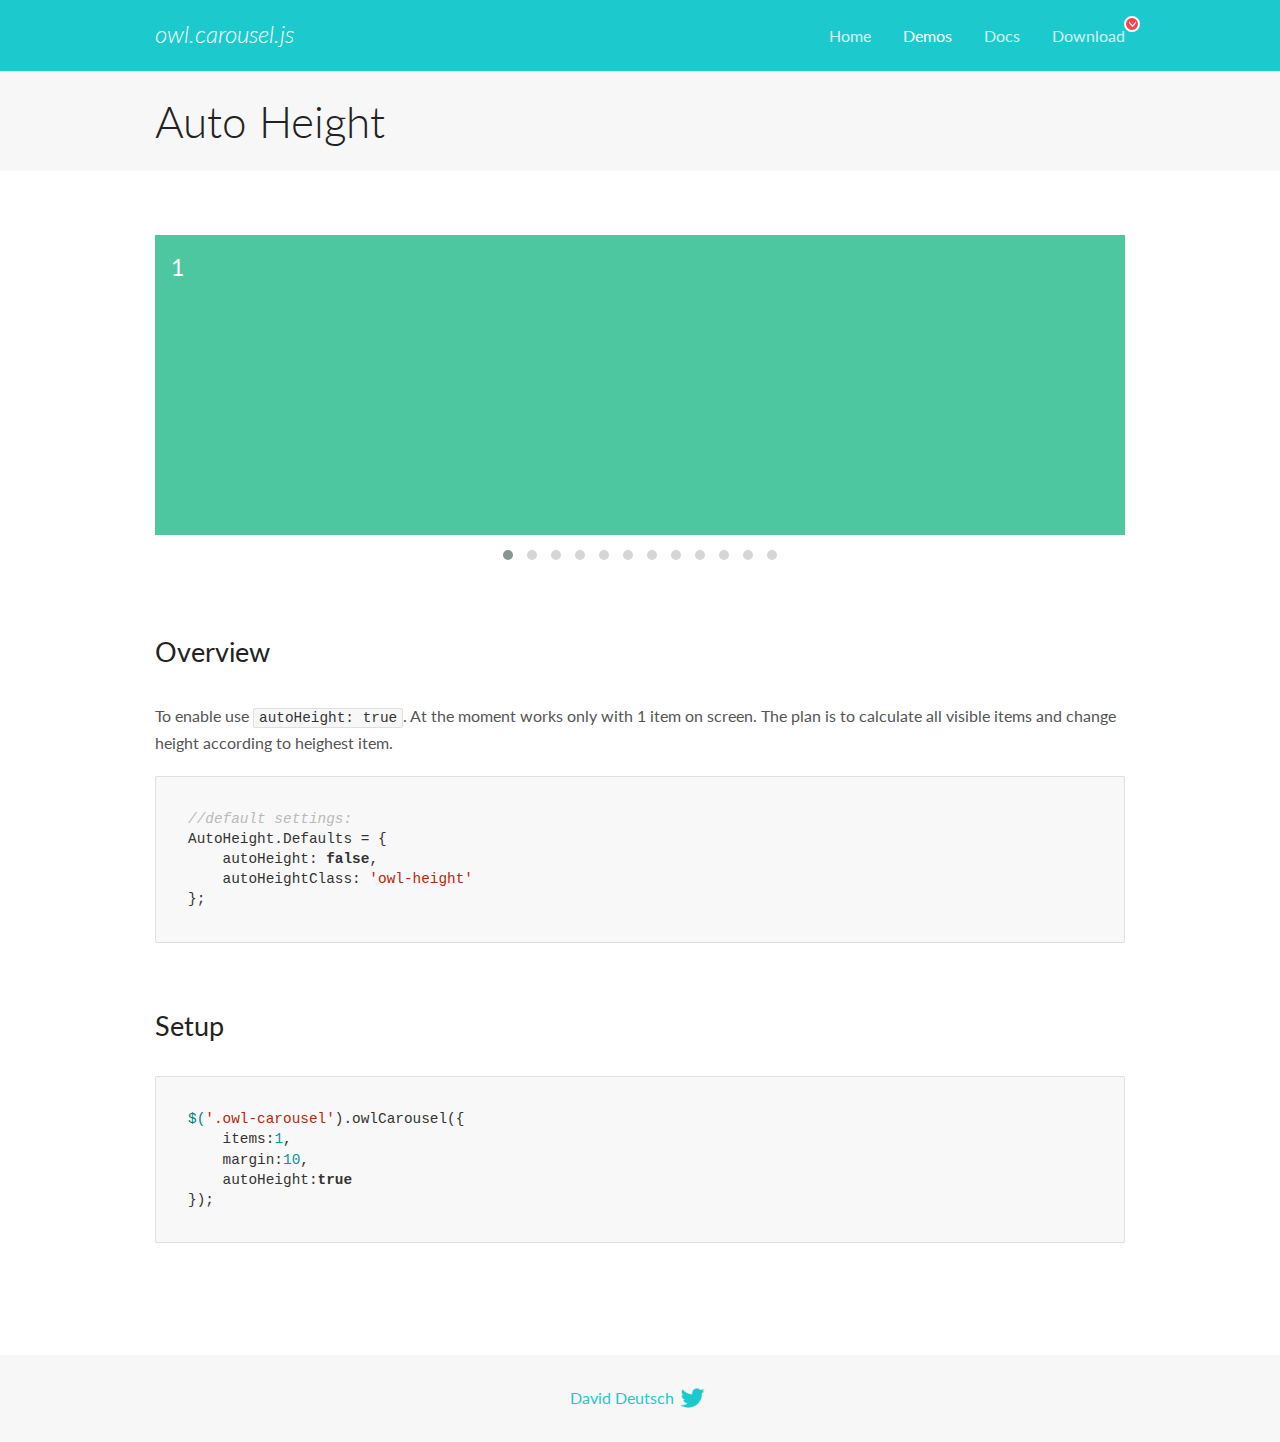
<file: Candore HTML/OwlCarousel2-2.3.4/docs/demos/autoheight.html>
<!DOCTYPE html>
<html lang="en">
  <head>

    <!-- head -->
    <meta charset="utf-8">
    <meta name="msapplication-tap-highlight" content="no" />
    <meta name="viewport" content="width=device-width, initial-scale=1.0" />
    <meta name="description" content="autoHeight usage demo">
    <meta name="author" content="David Deutsch">
    <title>
      Auto Height Demo | Owl Carousel | 2.3.4
    </title>

    <!-- Stylesheets -->
    <link href='https://fonts.googleapis.com/css?family=Lato:300,400,700,400italic,300italic' rel='stylesheet' type='text/css'>
    <link rel="stylesheet" href="../assets/css/docs.theme.min.css">

    <!-- Owl Stylesheets -->
    <link rel="stylesheet" href="../assets/owlcarousel/assets/owl.carousel.min.css">
    <link rel="stylesheet" href="../assets/owlcarousel/assets/owl.theme.default.min.css">

    <!-- HTML5 shim and Respond.js IE8 support of HTML5 elements and media queries -->

    <!--[if lt IE 9]>
      <script src="https://oss.maxcdn.com/libs/html5shiv/3.7.0/html5shiv.js"></script>
      <script src="https://oss.maxcdn.com/libs/respond.js/1.3.0/respond.min.js"></script>
    <![endif]-->

    <!-- Favicons -->
    <link rel="apple-touch-icon-precomposed" sizes="144x144" href="../assets/ico/apple-touch-icon-144-precomposed.png">
    <link rel="shortcut icon" href="../assets/ico/favicon.png">
    <link rel="shortcut icon" href="favicon.ico">

    <!-- Yeah i know js should not be in header. Its required for demos.-->

    <!-- javascript -->
    <script src="../assets/vendors/jquery.min.js"></script>
    <script src="../assets/owlcarousel/owl.carousel.js"></script>
  </head>
  <body>

    <!-- header -->
    <header class="header">
      <div class="row">
        <div class="large-12 columns">
          <div class="brand left">
            <h3>
              <a href="/OwlCarousel2/">owl.carousel.js</a> 
            </h3>
          </div>
          <a id="toggle-nav" class="right">
            <span></span> <span></span> <span></span> 
          </a> 
          <div class="nav-bar">
            <ul class="clearfix">
              <li> <a href="/OwlCarousel2/index.html">Home</a>  </li>
              <li class="active">
                <a href="/OwlCarousel2/demos/demos.html">Demos</a> 
              </li>
              <li> <a href="/OwlCarousel2/docs/started-welcome.html">Docs</a>  </li>
              <li>
                <a href="https://github.com/OwlCarousel2/OwlCarousel2/archive/2.3.4.zip">Download</a> 
                <span class="download"></span> 
              </li>
            </ul>
          </div>
        </div>
      </div>
    </header>

    <!-- title -->
    <section class="title">
      <div class="row">
        <div class="large-12 columns">
          <h1>Auto Height</h1>
        </div>
      </div>
    </section>

    <!--  Demos -->
    <section id="demos">
      <div class="row">
        <div class="large-12 columns">
          <div class="owl-carousel owl-theme">
            <div class="item" style="height:300px">
              <h4>1</h4>
            </div>
            <div class="item" style="height:100px">
              <h4>2</h4>
            </div>
            <div class="item" style="height:500px">
              <h4>3</h4>
            </div>
            <div class="item" style="height:250px">
              <h4>4</h4>
            </div>
            <div class="item" style="height:400px">
              <h4>5</h4>
            </div>
            <div class="item" style="height:500px">
              <h4>6</h4>
            </div>
            <div class="item" style="height:600px">
              <h4>7</h4>
            </div>
            <div class="item" style="height:400px">
              <h4>8</h4>
            </div>
            <div class="item" style="height:300px">
              <h4>9</h4>
            </div>
            <div class="item" style="height:350px">
              <h4>10</h4>
            </div>
            <div class="item" style="height:200px">
              <h4>11</h4>
            </div>
            <div class="item" style="height:150px">
              <h4>12</h4>
            </div>
          </div>
          <h3 id="overview">Overview</h3>
          <p>To enable use <code>autoHeight: true</code>. At the moment works only with 1 item on screen. The plan is to calculate all visible items and change height according to heighest item.</p>
          <pre><code>//default settings:
AutoHeight.Defaults = {
    autoHeight: false,
    autoHeightClass: &#39;owl-height&#39;
};</code></pre>
          <h3 id="setup">Setup</h3>
          <pre><code>$(&#39;.owl-carousel&#39;).owlCarousel({
    items:1,
    margin:10,
    autoHeight:true
});</code></pre>
          <script>
            $(document).ready(function() {
              $('.owl-carousel').owlCarousel({
                items: 1,
                margin: 10,
                autoHeight: true
              });
            })
          </script>
        </div>
      </div>
    </section>

    <!-- footer -->
    <footer class="footer">
      <div class="row">
        <div class="large-12 columns">
          <h5>
            <a href="/OwlCarousel2/docs/support-contact.html">David Deutsch</a> 
            <a id="custom-tweet-button" href="https://twitter.com/share?url=https://github.com/OwlCarousel2/OwlCarousel2&text=Owl Carousel - This is so awesome! " target="_blank"></a> 
          </h5>
        </div>
      </div>
    </footer>

    <!-- vendors -->
    <script src="../assets/vendors/highlight.js"></script>
    <script src="../assets/js/app.js"></script>
  </body>
</html>
</file>
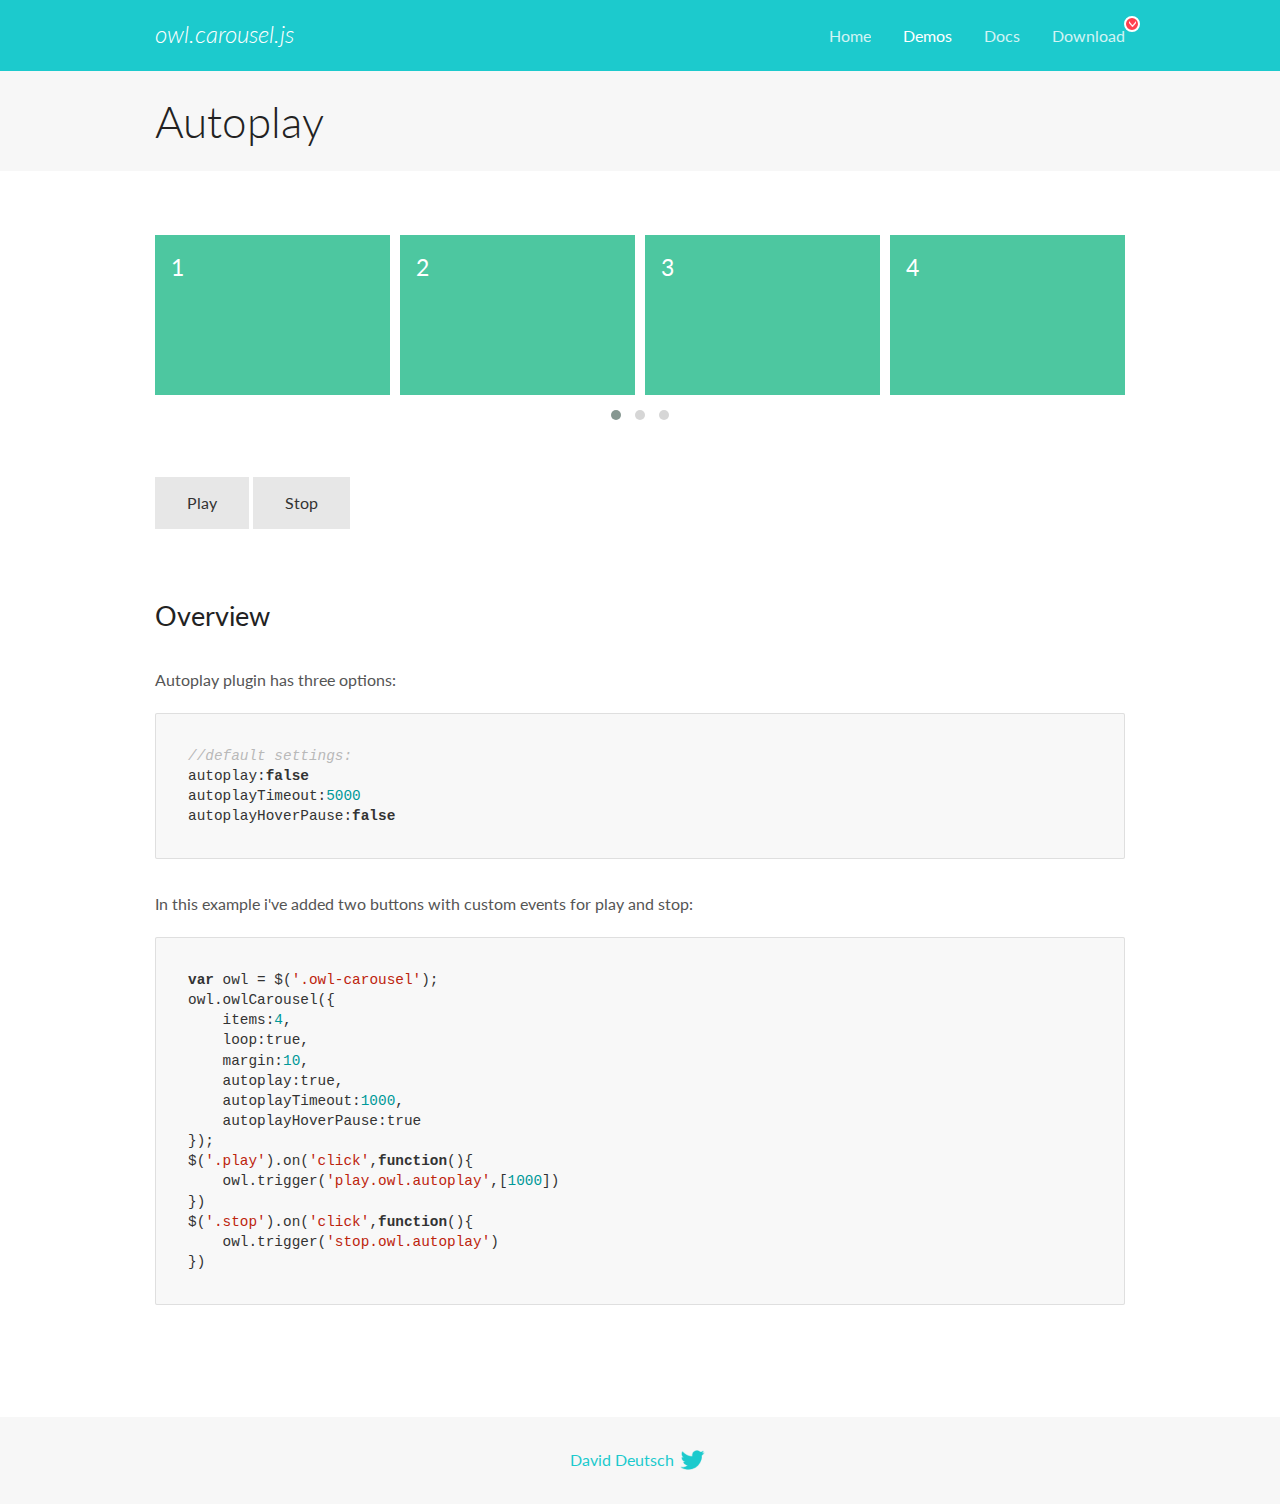
<file: Candore HTML/OwlCarousel2-2.3.4/docs/demos/autoplay.html>
<!DOCTYPE html>
<html lang="en">
  <head>

    <!-- head -->
    <meta charset="utf-8">
    <meta name="msapplication-tap-highlight" content="no" />
    <meta name="viewport" content="width=device-width, initial-scale=1.0" />
    <meta name="description" content="Autoplay usage demo">
    <meta name="author" content="David Deutsch">
    <title>
      Autoplay Demo | Owl Carousel | 2.3.4
    </title>

    <!-- Stylesheets -->
    <link href='https://fonts.googleapis.com/css?family=Lato:300,400,700,400italic,300italic' rel='stylesheet' type='text/css'>
    <link rel="stylesheet" href="../assets/css/docs.theme.min.css">

    <!-- Owl Stylesheets -->
    <link rel="stylesheet" href="../assets/owlcarousel/assets/owl.carousel.min.css">
    <link rel="stylesheet" href="../assets/owlcarousel/assets/owl.theme.default.min.css">

    <!-- HTML5 shim and Respond.js IE8 support of HTML5 elements and media queries -->

    <!--[if lt IE 9]>
      <script src="https://oss.maxcdn.com/libs/html5shiv/3.7.0/html5shiv.js"></script>
      <script src="https://oss.maxcdn.com/libs/respond.js/1.3.0/respond.min.js"></script>
    <![endif]-->

    <!-- Favicons -->
    <link rel="apple-touch-icon-precomposed" sizes="144x144" href="../assets/ico/apple-touch-icon-144-precomposed.png">
    <link rel="shortcut icon" href="../assets/ico/favicon.png">
    <link rel="shortcut icon" href="favicon.ico">

    <!-- Yeah i know js should not be in header. Its required for demos.-->

    <!-- javascript -->
    <script src="../assets/vendors/jquery.min.js"></script>
    <script src="../assets/owlcarousel/owl.carousel.js"></script>
  </head>
  <body>

    <!-- header -->
    <header class="header">
      <div class="row">
        <div class="large-12 columns">
          <div class="brand left">
            <h3>
              <a href="/OwlCarousel2/">owl.carousel.js</a> 
            </h3>
          </div>
          <a id="toggle-nav" class="right">
            <span></span> <span></span> <span></span> 
          </a> 
          <div class="nav-bar">
            <ul class="clearfix">
              <li> <a href="/OwlCarousel2/index.html">Home</a>  </li>
              <li class="active">
                <a href="/OwlCarousel2/demos/demos.html">Demos</a> 
              </li>
              <li> <a href="/OwlCarousel2/docs/started-welcome.html">Docs</a>  </li>
              <li>
                <a href="https://github.com/OwlCarousel2/OwlCarousel2/archive/2.3.4.zip">Download</a> 
                <span class="download"></span> 
              </li>
            </ul>
          </div>
        </div>
      </div>
    </header>

    <!-- title -->
    <section class="title">
      <div class="row">
        <div class="large-12 columns">
          <h1>Autoplay</h1>
        </div>
      </div>
    </section>

    <!--  Demos -->
    <section id="demos">
      <div class="row">
        <div class="large-12 columns">
          <div class="owl-carousel owl-theme">
            <div class="item">
              <h4>1</h4>
            </div>
            <div class="item">
              <h4>2</h4>
            </div>
            <div class="item">
              <h4>3</h4>
            </div>
            <div class="item">
              <h4>4</h4>
            </div>
            <div class="item">
              <h4>5</h4>
            </div>
            <div class="item">
              <h4>6</h4>
            </div>
            <div class="item">
              <h4>7</h4>
            </div>
            <div class="item">
              <h4>8</h4>
            </div>
            <div class="item">
              <h4>9</h4>
            </div>
            <div class="item">
              <h4>10</h4>
            </div>
            <div class="item">
              <h4>11</h4>
            </div>
            <div class="item">
              <h4>12</h4>
            </div>
          </div>
          <a class="button secondary play">Play</a> 
          <a class="button secondary stop">Stop</a> 
          <h3 id="overview">Overview</h3>
          <p>Autoplay plugin has three options:</p>
          <pre><code>//default settings:
autoplay:false
autoplayTimeout:5000
autoplayHoverPause:false</code></pre>
          <p>In this example i&#39;ve added two buttons with custom events for play and stop:</p>
          <pre><code>var owl = $(&#39;.owl-carousel&#39;);
owl.owlCarousel({
    items:4,
    loop:true,
    margin:10,
    autoplay:true,
    autoplayTimeout:1000,
    autoplayHoverPause:true
});
$(&#39;.play&#39;).on(&#39;click&#39;,function(){
    owl.trigger(&#39;play.owl.autoplay&#39;,[1000])
})
$(&#39;.stop&#39;).on(&#39;click&#39;,function(){
    owl.trigger(&#39;stop.owl.autoplay&#39;)
})</code></pre>
          <script>
            $(document).ready(function() {
              var owl = $('.owl-carousel');
              owl.owlCarousel({
                items: 4,
                loop: true,
                margin: 10,
                autoplay: true,
                autoplayTimeout: 1000,
                autoplayHoverPause: true
              });
              $('.play').on('click', function() {
                owl.trigger('play.owl.autoplay', [1000])
              })
              $('.stop').on('click', function() {
                owl.trigger('stop.owl.autoplay')
              })
            })
          </script>
        </div>
      </div>
    </section>

    <!-- footer -->
    <footer class="footer">
      <div class="row">
        <div class="large-12 columns">
          <h5>
            <a href="/OwlCarousel2/docs/support-contact.html">David Deutsch</a> 
            <a id="custom-tweet-button" href="https://twitter.com/share?url=https://github.com/OwlCarousel2/OwlCarousel2&text=Owl Carousel - This is so awesome! " target="_blank"></a> 
          </h5>
        </div>
      </div>
    </footer>

    <!-- vendors -->
    <script src="../assets/vendors/highlight.js"></script>
    <script src="../assets/js/app.js"></script>
  </body>
</html>
</file>
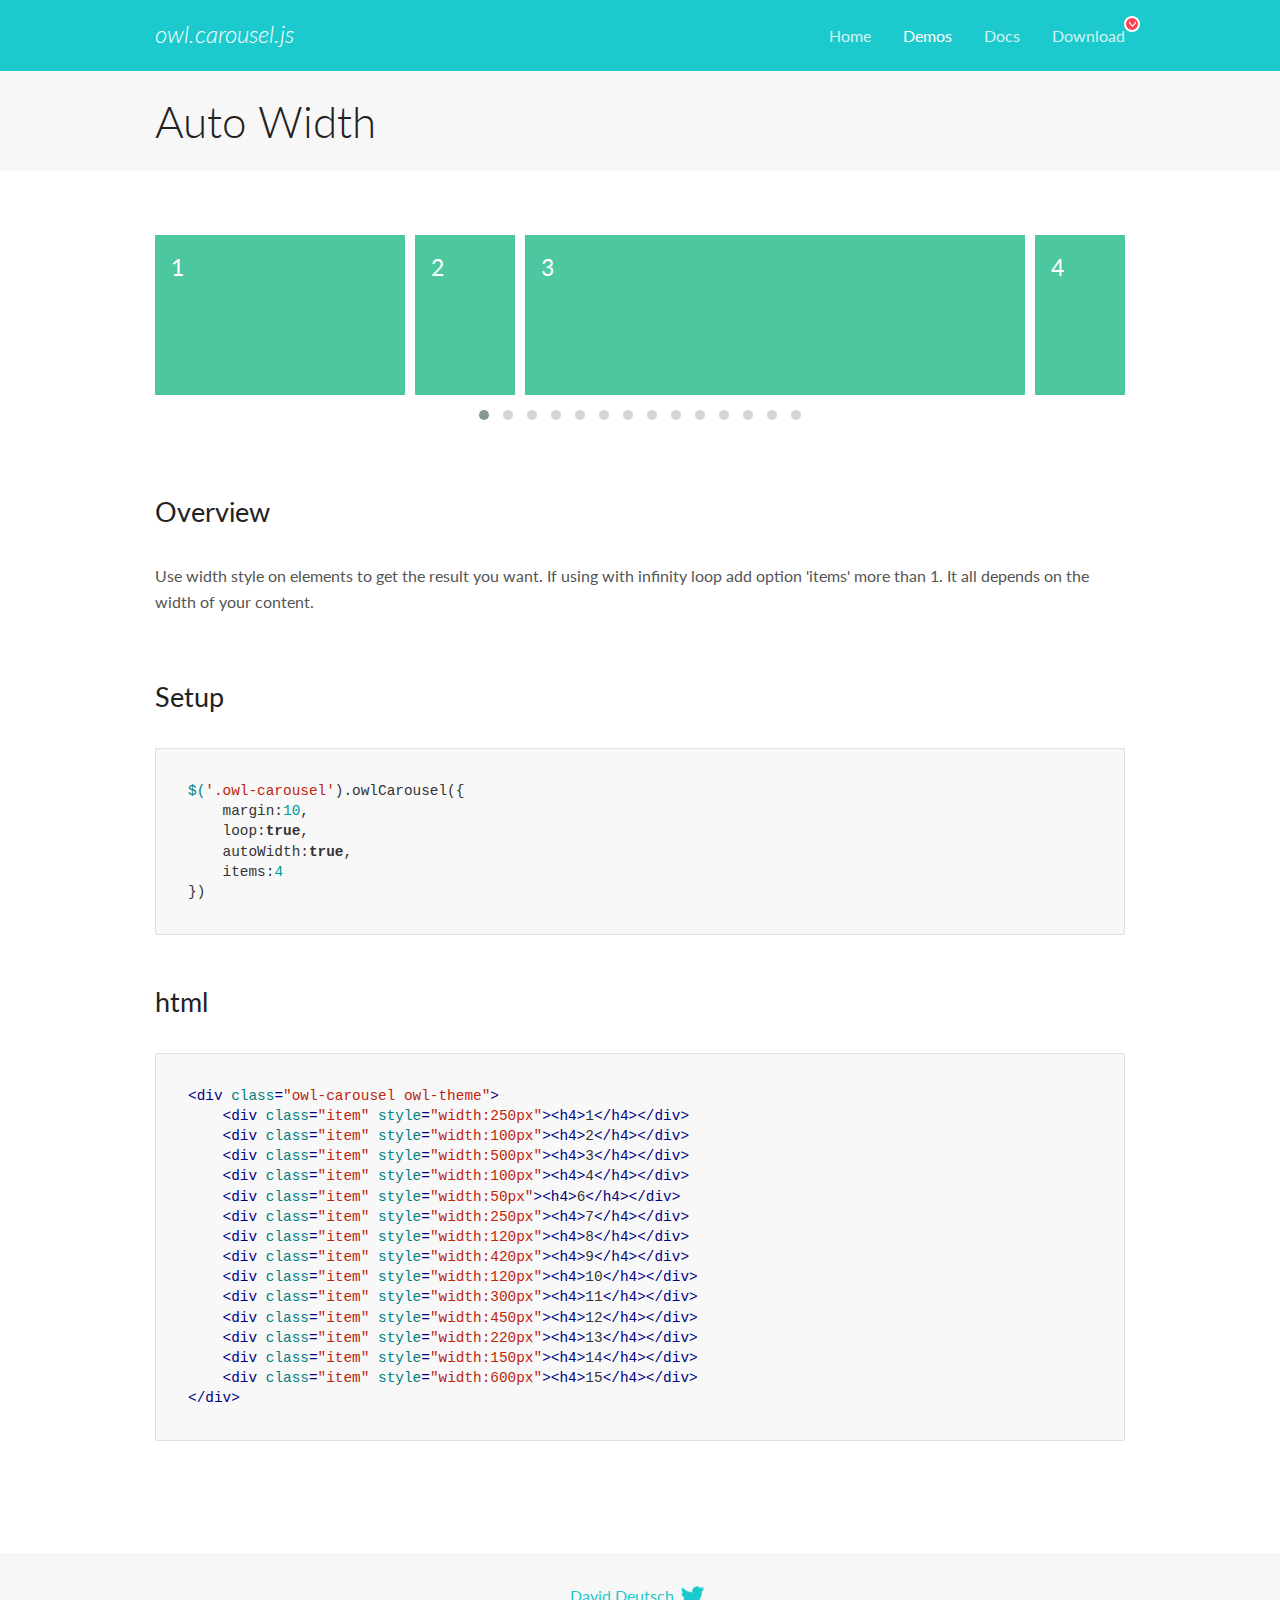
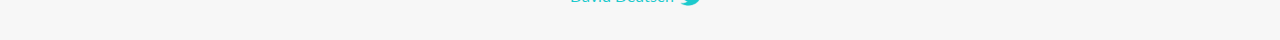
<file: Candore HTML/OwlCarousel2-2.3.4/docs/demos/autowidth.html>
<!DOCTYPE html>
<html lang="en">
  <head>

    <!-- head -->
    <meta charset="utf-8">
    <meta name="msapplication-tap-highlight" content="no" />
    <meta name="viewport" content="width=device-width, initial-scale=1.0" />
    <meta name="description" content="Auto Width">
    <meta name="author" content="David Deutsch">
    <title>
      Auto Width Demo | Owl Carousel | 2.3.4
    </title>

    <!-- Stylesheets -->
    <link href='https://fonts.googleapis.com/css?family=Lato:300,400,700,400italic,300italic' rel='stylesheet' type='text/css'>
    <link rel="stylesheet" href="../assets/css/docs.theme.min.css">

    <!-- Owl Stylesheets -->
    <link rel="stylesheet" href="../assets/owlcarousel/assets/owl.carousel.min.css">
    <link rel="stylesheet" href="../assets/owlcarousel/assets/owl.theme.default.min.css">

    <!-- HTML5 shim and Respond.js IE8 support of HTML5 elements and media queries -->

    <!--[if lt IE 9]>
      <script src="https://oss.maxcdn.com/libs/html5shiv/3.7.0/html5shiv.js"></script>
      <script src="https://oss.maxcdn.com/libs/respond.js/1.3.0/respond.min.js"></script>
    <![endif]-->

    <!-- Favicons -->
    <link rel="apple-touch-icon-precomposed" sizes="144x144" href="../assets/ico/apple-touch-icon-144-precomposed.png">
    <link rel="shortcut icon" href="../assets/ico/favicon.png">
    <link rel="shortcut icon" href="favicon.ico">

    <!-- Yeah i know js should not be in header. Its required for demos.-->

    <!-- javascript -->
    <script src="../assets/vendors/jquery.min.js"></script>
    <script src="../assets/owlcarousel/owl.carousel.js"></script>
  </head>
  <body>

    <!-- header -->
    <header class="header">
      <div class="row">
        <div class="large-12 columns">
          <div class="brand left">
            <h3>
              <a href="/OwlCarousel2/">owl.carousel.js</a> 
            </h3>
          </div>
          <a id="toggle-nav" class="right">
            <span></span> <span></span> <span></span> 
          </a> 
          <div class="nav-bar">
            <ul class="clearfix">
              <li> <a href="/OwlCarousel2/index.html">Home</a>  </li>
              <li class="active">
                <a href="/OwlCarousel2/demos/demos.html">Demos</a> 
              </li>
              <li> <a href="/OwlCarousel2/docs/started-welcome.html">Docs</a>  </li>
              <li>
                <a href="https://github.com/OwlCarousel2/OwlCarousel2/archive/2.3.4.zip">Download</a> 
                <span class="download"></span> 
              </li>
            </ul>
          </div>
        </div>
      </div>
    </header>

    <!-- title -->
    <section class="title">
      <div class="row">
        <div class="large-12 columns">
          <h1>Auto Width</h1>
        </div>
      </div>
    </section>

    <!--  Demos -->
    <section id="demos">
      <div class="row">
        <div class="large-12 columns">
          <div class="owl-carousel owl-theme">
            <div class="item" style="width:250px">
              <h4>1</h4>
            </div>
            <div class="item" style="width:100px">
              <h4>2</h4>
            </div>
            <div class="item" style="width:500px">
              <h4>3</h4>
            </div>
            <div class="item" style="width:100px">
              <h4>4</h4>
            </div>
            <div class="item" style="width:50px">
              <h4>6</h4>
            </div>
            <div class="item" style="width:250px">
              <h4>7</h4>
            </div>
            <div class="item" style="width:120px">
              <h4>8</h4>
            </div>
            <div class="item" style="width:420px">
              <h4>9</h4>
            </div>
            <div class="item" style="width:120px">
              <h4>10</h4>
            </div>
            <div class="item" style="width:300px">
              <h4>11</h4>
            </div>
            <div class="item" style="width:450px">
              <h4>12</h4>
            </div>
            <div class="item" style="width:220px">
              <h4>13</h4>
            </div>
            <div class="item" style="width:150px">
              <h4>14</h4>
            </div>
            <div class="item" style="width:600px">
              <h4>15</h4>
            </div>
          </div>
          <h3 id="overview">Overview</h3>
          <p>Use width style on elements to get the result you want. If using with infinity loop add option &#39;items&#39; more than 1. It all depends on the width of your content.</p>
          <h3 id="setup">Setup</h3>
          <pre><code>$(&#39;.owl-carousel&#39;).owlCarousel({
    margin:10,
    loop:true,
    autoWidth:true,
    items:4
})</code></pre>
          <h3 id="html">html</h3>
          <pre><code>&lt;div class=&quot;owl-carousel owl-theme&quot;&gt;
    &lt;div class=&quot;item&quot; style=&quot;width:250px&quot;&gt;&lt;h4&gt;1&lt;/h4&gt;&lt;/div&gt;
    &lt;div class=&quot;item&quot; style=&quot;width:100px&quot;&gt;&lt;h4&gt;2&lt;/h4&gt;&lt;/div&gt;
    &lt;div class=&quot;item&quot; style=&quot;width:500px&quot;&gt;&lt;h4&gt;3&lt;/h4&gt;&lt;/div&gt;
    &lt;div class=&quot;item&quot; style=&quot;width:100px&quot;&gt;&lt;h4&gt;4&lt;/h4&gt;&lt;/div&gt;
    &lt;div class=&quot;item&quot; style=&quot;width:50px&quot;&gt;&lt;h4&gt;6&lt;/h4&gt;&lt;/div&gt;
    &lt;div class=&quot;item&quot; style=&quot;width:250px&quot;&gt;&lt;h4&gt;7&lt;/h4&gt;&lt;/div&gt;
    &lt;div class=&quot;item&quot; style=&quot;width:120px&quot;&gt;&lt;h4&gt;8&lt;/h4&gt;&lt;/div&gt;
    &lt;div class=&quot;item&quot; style=&quot;width:420px&quot;&gt;&lt;h4&gt;9&lt;/h4&gt;&lt;/div&gt;
    &lt;div class=&quot;item&quot; style=&quot;width:120px&quot;&gt;&lt;h4&gt;10&lt;/h4&gt;&lt;/div&gt;
    &lt;div class=&quot;item&quot; style=&quot;width:300px&quot;&gt;&lt;h4&gt;11&lt;/h4&gt;&lt;/div&gt;
    &lt;div class=&quot;item&quot; style=&quot;width:450px&quot;&gt;&lt;h4&gt;12&lt;/h4&gt;&lt;/div&gt;
    &lt;div class=&quot;item&quot; style=&quot;width:220px&quot;&gt;&lt;h4&gt;13&lt;/h4&gt;&lt;/div&gt;
    &lt;div class=&quot;item&quot; style=&quot;width:150px&quot;&gt;&lt;h4&gt;14&lt;/h4&gt;&lt;/div&gt;
    &lt;div class=&quot;item&quot; style=&quot;width:600px&quot;&gt;&lt;h4&gt;15&lt;/h4&gt;&lt;/div&gt;
&lt;/div&gt;</code></pre>
          <script>
            $(document).ready(function() {
              $('.owl-carousel').owlCarousel({
                margin: 10,
                loop: true,
                autoWidth: true,
                items: 4
              })
            })
          </script>
        </div>
      </div>
    </section>

    <!-- footer -->
    <footer class="footer">
      <div class="row">
        <div class="large-12 columns">
          <h5>
            <a href="/OwlCarousel2/docs/support-contact.html">David Deutsch</a> 
            <a id="custom-tweet-button" href="https://twitter.com/share?url=https://github.com/OwlCarousel2/OwlCarousel2&text=Owl Carousel - This is so awesome! " target="_blank"></a> 
          </h5>
        </div>
      </div>
    </footer>

    <!-- vendors -->
    <script src="../assets/vendors/highlight.js"></script>
    <script src="../assets/js/app.js"></script>
  </body>
</html>
</file>
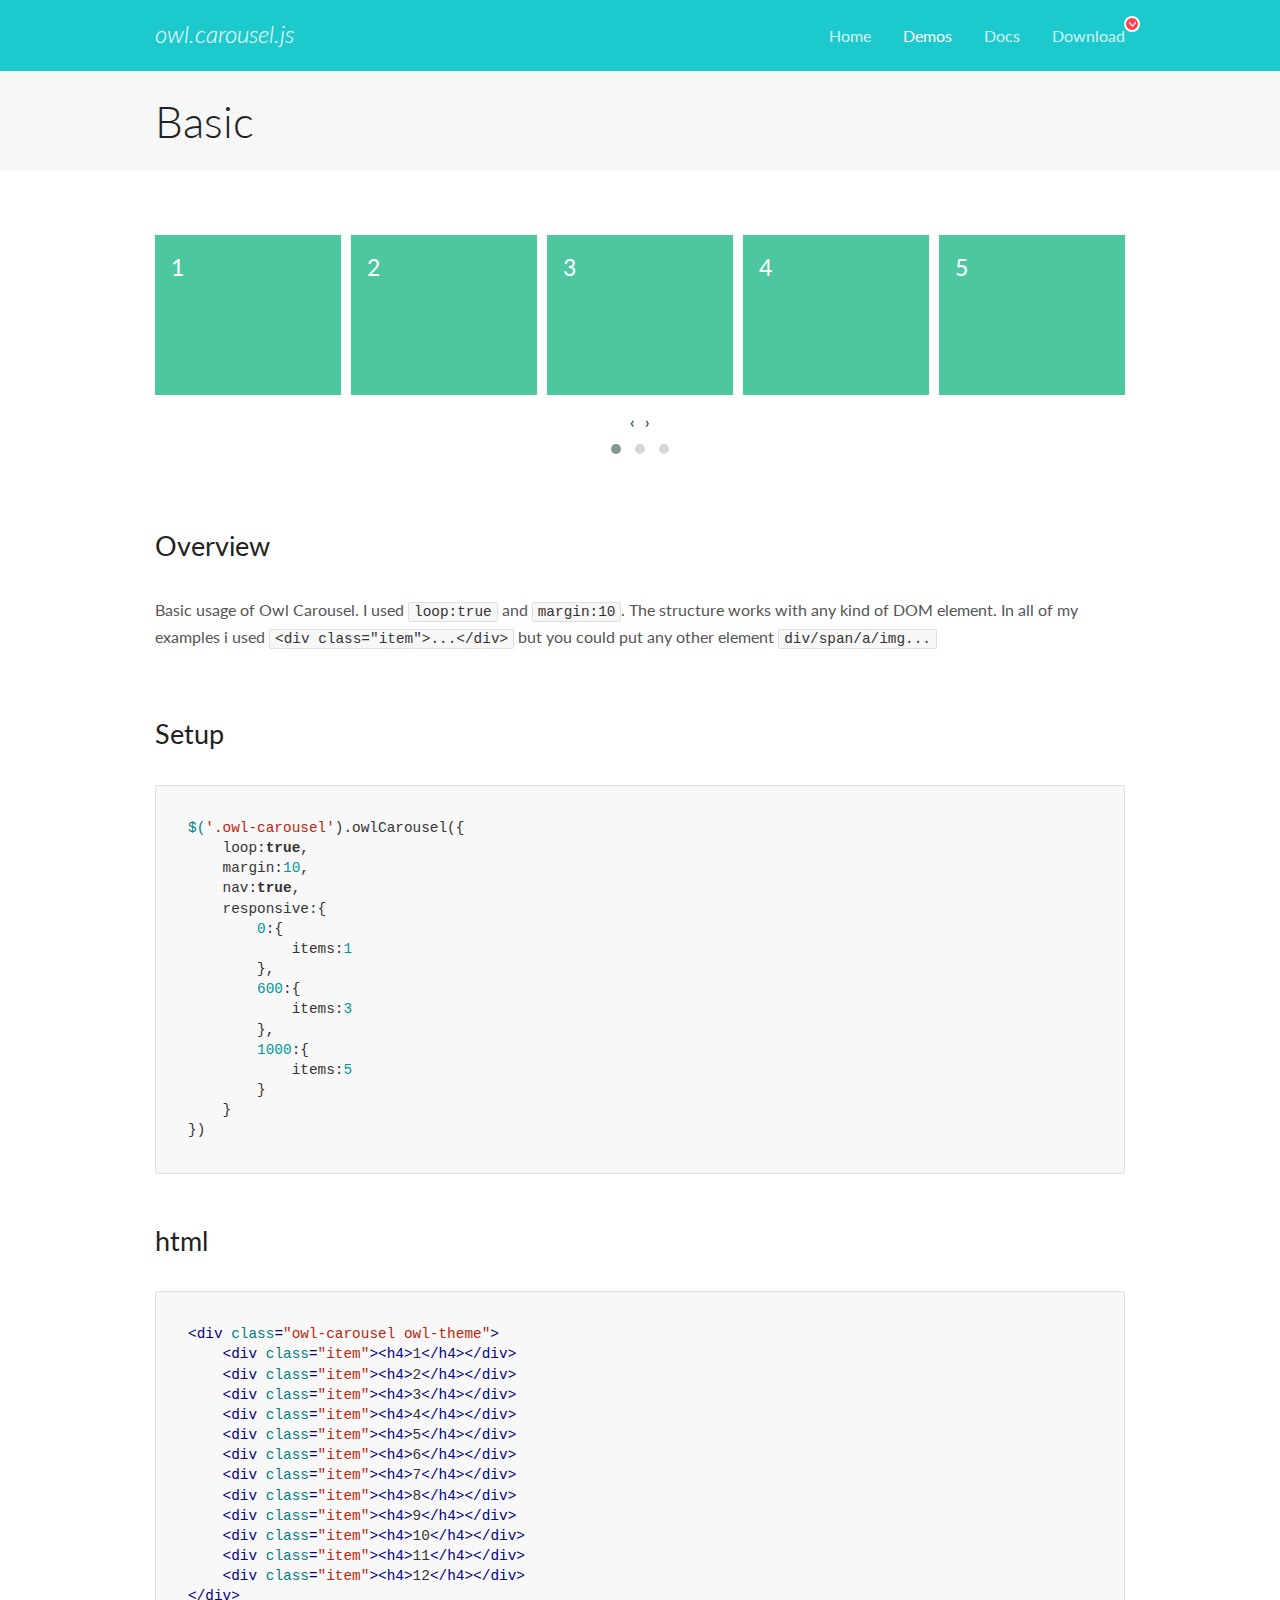
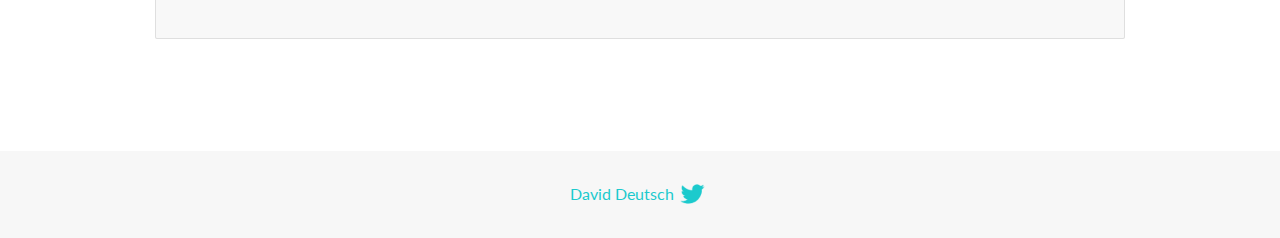
<file: Candore HTML/OwlCarousel2-2.3.4/docs/demos/basic.html>
<!DOCTYPE html>
<html lang="en">
  <head>

    <!-- head -->
    <meta charset="utf-8">
    <meta name="msapplication-tap-highlight" content="no" />
    <meta name="viewport" content="width=device-width, initial-scale=1.0" />
    <meta name="description" content="Basic usage demo">
    <meta name="author" content="David Deutsch">
    <title>
      Basic Demo | Owl Carousel | 2.3.4
    </title>

    <!-- Stylesheets -->
    <link href='https://fonts.googleapis.com/css?family=Lato:300,400,700,400italic,300italic' rel='stylesheet' type='text/css'>
    <link rel="stylesheet" href="../assets/css/docs.theme.min.css">

    <!-- Owl Stylesheets -->
    <link rel="stylesheet" href="../assets/owlcarousel/assets/owl.carousel.min.css">
    <link rel="stylesheet" href="../assets/owlcarousel/assets/owl.theme.default.min.css">

    <!-- HTML5 shim and Respond.js IE8 support of HTML5 elements and media queries -->

    <!--[if lt IE 9]>
      <script src="https://oss.maxcdn.com/libs/html5shiv/3.7.0/html5shiv.js"></script>
      <script src="https://oss.maxcdn.com/libs/respond.js/1.3.0/respond.min.js"></script>
    <![endif]-->

    <!-- Favicons -->
    <link rel="apple-touch-icon-precomposed" sizes="144x144" href="../assets/ico/apple-touch-icon-144-precomposed.png">
    <link rel="shortcut icon" href="../assets/ico/favicon.png">
    <link rel="shortcut icon" href="favicon.ico">

    <!-- Yeah i know js should not be in header. Its required for demos.-->

    <!-- javascript -->
    <script src="../assets/vendors/jquery.min.js"></script>
    <script src="../assets/owlcarousel/owl.carousel.js"></script>
  </head>
  <body>

    <!-- header -->
    <header class="header">
      <div class="row">
        <div class="large-12 columns">
          <div class="brand left">
            <h3>
              <a href="/OwlCarousel2/">owl.carousel.js</a> 
            </h3>
          </div>
          <a id="toggle-nav" class="right">
            <span></span> <span></span> <span></span> 
          </a> 
          <div class="nav-bar">
            <ul class="clearfix">
              <li> <a href="/OwlCarousel2/index.html">Home</a>  </li>
              <li class="active">
                <a href="/OwlCarousel2/demos/demos.html">Demos</a> 
              </li>
              <li> <a href="/OwlCarousel2/docs/started-welcome.html">Docs</a>  </li>
              <li>
                <a href="https://github.com/OwlCarousel2/OwlCarousel2/archive/2.3.4.zip">Download</a> 
                <span class="download"></span> 
              </li>
            </ul>
          </div>
        </div>
      </div>
    </header>

    <!-- title -->
    <section class="title">
      <div class="row">
        <div class="large-12 columns">
          <h1>Basic</h1>
        </div>
      </div>
    </section>

    <!--  Demos -->
    <section id="demos">
      <div class="row">
        <div class="large-12 columns">
          <div class="owl-carousel owl-theme">
            <div class="item">
              <h4>1</h4>
            </div>
            <div class="item">
              <h4>2</h4>
            </div>
            <div class="item">
              <h4>3</h4>
            </div>
            <div class="item">
              <h4>4</h4>
            </div>
            <div class="item">
              <h4>5</h4>
            </div>
            <div class="item">
              <h4>6</h4>
            </div>
            <div class="item">
              <h4>7</h4>
            </div>
            <div class="item">
              <h4>8</h4>
            </div>
            <div class="item">
              <h4>9</h4>
            </div>
            <div class="item">
              <h4>10</h4>
            </div>
            <div class="item">
              <h4>11</h4>
            </div>
            <div class="item">
              <h4>12</h4>
            </div>
          </div>
          <h3 id="overview">Overview</h3>
          <p>Basic usage of Owl Carousel. I used <code>loop:true</code> and <code>margin:10</code>. The structure works with any kind of DOM element. In all of my examples i used <code>&lt;div class=&quot;item&quot;&gt;...&lt;/div&gt;</code> but you could
            put any other element <code>div/span/a/img...</code></p>
          <h3 id="setup">Setup</h3>
          <pre><code>$(&#39;.owl-carousel&#39;).owlCarousel({
    loop:true,
    margin:10,
    nav:true,
    responsive:{
        0:{
            items:1
        },
        600:{
            items:3
        },
        1000:{
            items:5
        }
    }
})</code></pre>
          <h3 id="html">html</h3>
          <pre><code>&lt;div class=&quot;owl-carousel owl-theme&quot;&gt;
    &lt;div class=&quot;item&quot;&gt;&lt;h4&gt;1&lt;/h4&gt;&lt;/div&gt;
    &lt;div class=&quot;item&quot;&gt;&lt;h4&gt;2&lt;/h4&gt;&lt;/div&gt;
    &lt;div class=&quot;item&quot;&gt;&lt;h4&gt;3&lt;/h4&gt;&lt;/div&gt;
    &lt;div class=&quot;item&quot;&gt;&lt;h4&gt;4&lt;/h4&gt;&lt;/div&gt;
    &lt;div class=&quot;item&quot;&gt;&lt;h4&gt;5&lt;/h4&gt;&lt;/div&gt;
    &lt;div class=&quot;item&quot;&gt;&lt;h4&gt;6&lt;/h4&gt;&lt;/div&gt;
    &lt;div class=&quot;item&quot;&gt;&lt;h4&gt;7&lt;/h4&gt;&lt;/div&gt;
    &lt;div class=&quot;item&quot;&gt;&lt;h4&gt;8&lt;/h4&gt;&lt;/div&gt;
    &lt;div class=&quot;item&quot;&gt;&lt;h4&gt;9&lt;/h4&gt;&lt;/div&gt;
    &lt;div class=&quot;item&quot;&gt;&lt;h4&gt;10&lt;/h4&gt;&lt;/div&gt;
    &lt;div class=&quot;item&quot;&gt;&lt;h4&gt;11&lt;/h4&gt;&lt;/div&gt;
    &lt;div class=&quot;item&quot;&gt;&lt;h4&gt;12&lt;/h4&gt;&lt;/div&gt;
&lt;/div&gt;</code></pre>
          <script>
            $(document).ready(function() {
              var owl = $('.owl-carousel');
              owl.owlCarousel({
                margin: 10,
                nav: true,
                loop: true,
                responsive: {
                  0: {
                    items: 1
                  },
                  600: {
                    items: 3
                  },
                  1000: {
                    items: 5
                  }
                }
              })
            })
          </script>
        </div>
      </div>
    </section>

    <!-- footer -->
    <footer class="footer">
      <div class="row">
        <div class="large-12 columns">
          <h5>
            <a href="/OwlCarousel2/docs/support-contact.html">David Deutsch</a> 
            <a id="custom-tweet-button" href="https://twitter.com/share?url=https://github.com/OwlCarousel2/OwlCarousel2&text=Owl Carousel - This is so awesome! " target="_blank"></a> 
          </h5>
        </div>
      </div>
    </footer>

    <!-- vendors -->
    <script src="../assets/vendors/highlight.js"></script>
    <script src="../assets/js/app.js"></script>
  </body>
</html>
</file>
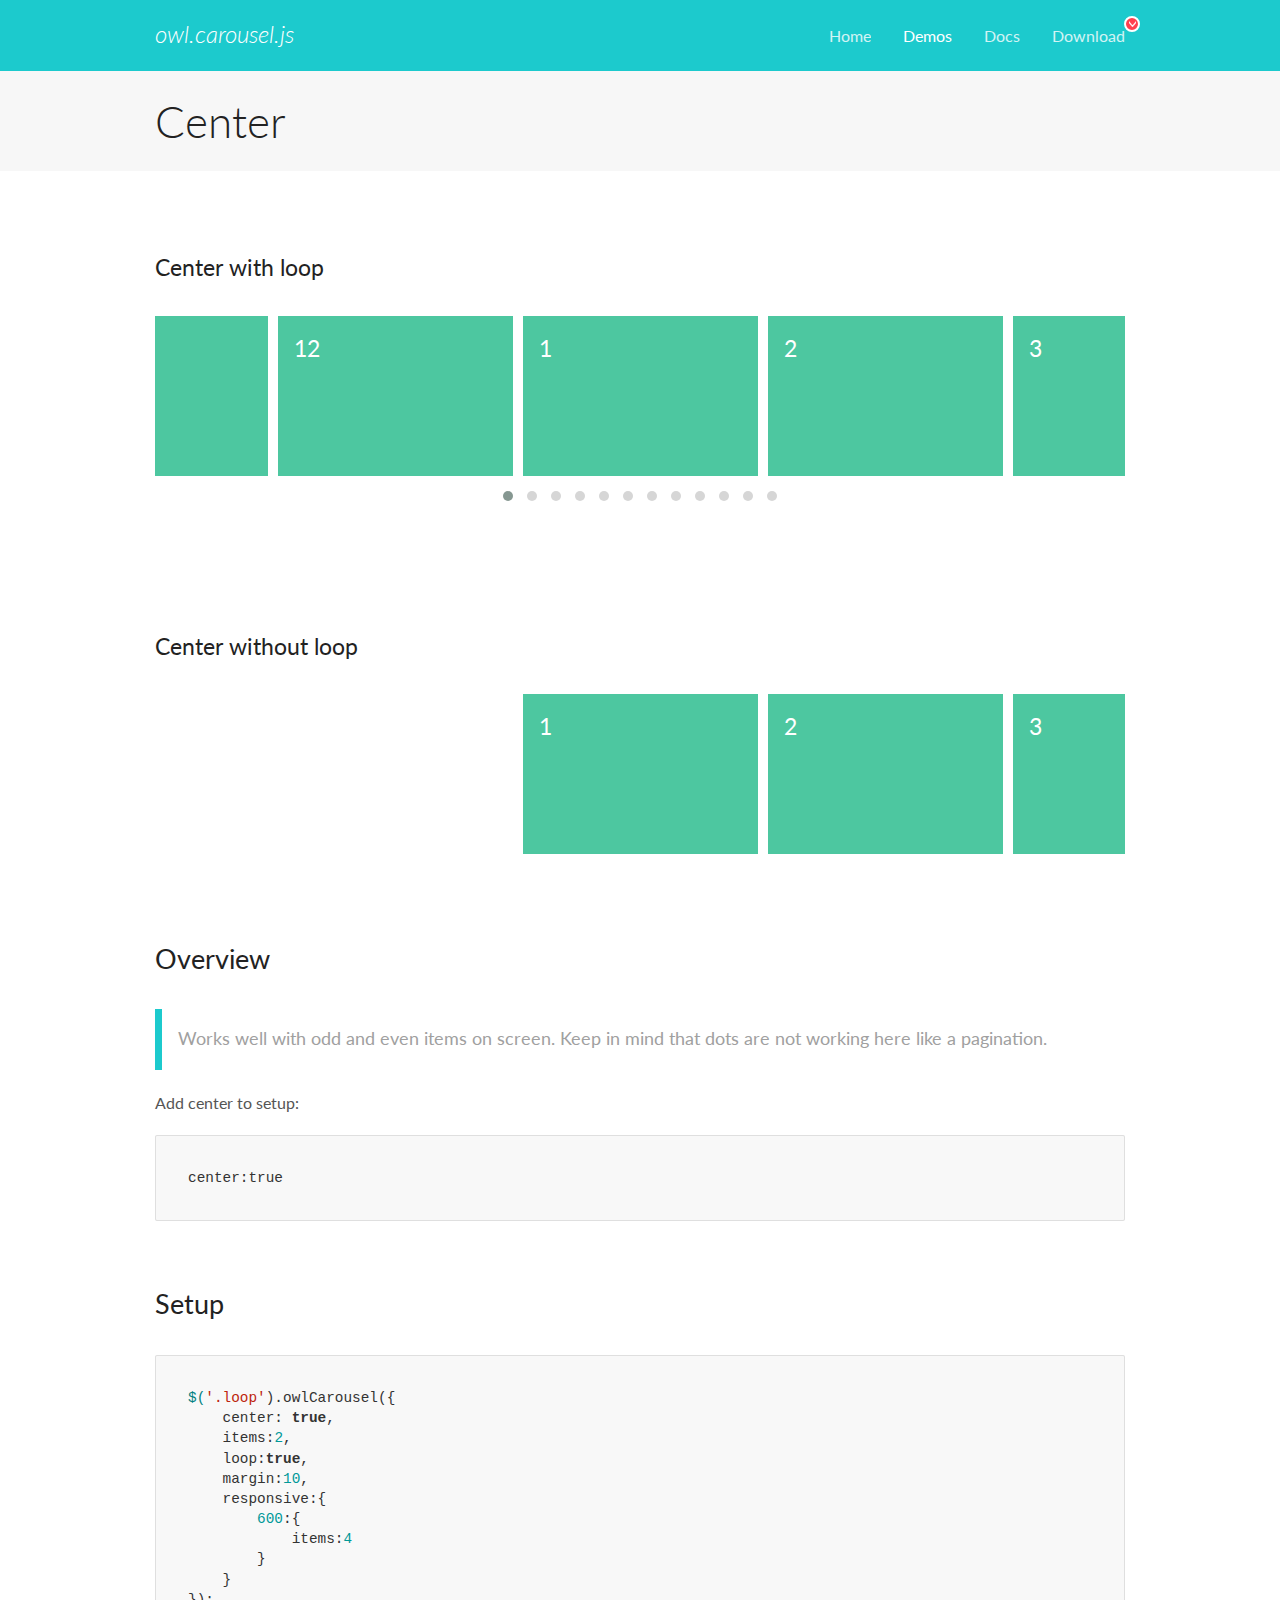
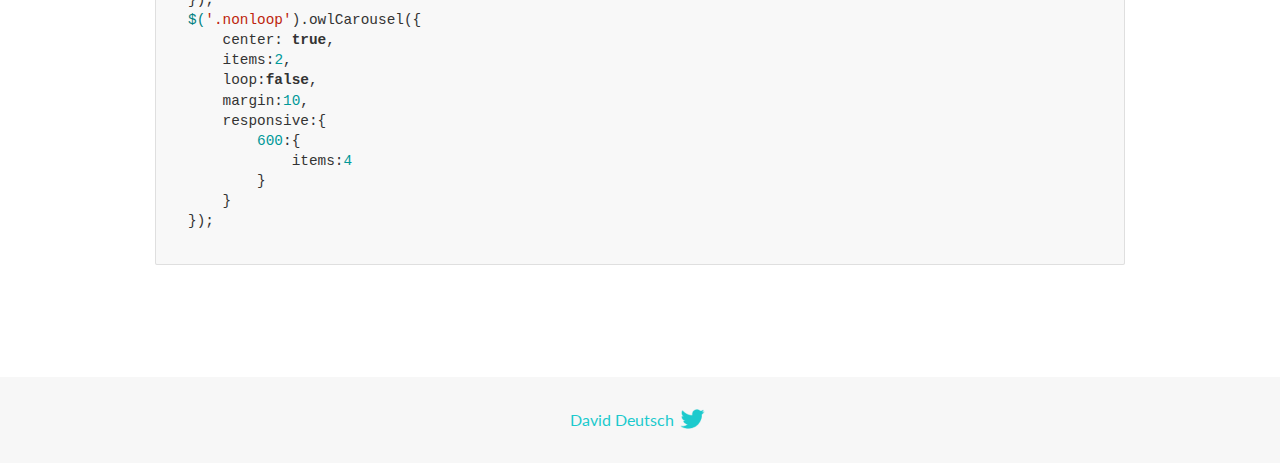
<file: Candore HTML/OwlCarousel2-2.3.4/docs/demos/center.html>
<!DOCTYPE html>
<html lang="en">
  <head>

    <!-- head -->
    <meta charset="utf-8">
    <meta name="msapplication-tap-highlight" content="no" />
    <meta name="viewport" content="width=device-width, initial-scale=1.0" />
    <meta name="description" content="Center carousel">
    <meta name="author" content="David Deutsch">
    <title>
      Center Demo | Owl Carousel | 2.3.4
    </title>

    <!-- Stylesheets -->
    <link href='https://fonts.googleapis.com/css?family=Lato:300,400,700,400italic,300italic' rel='stylesheet' type='text/css'>
    <link rel="stylesheet" href="../assets/css/docs.theme.min.css">

    <!-- Owl Stylesheets -->
    <link rel="stylesheet" href="../assets/owlcarousel/assets/owl.carousel.min.css">
    <link rel="stylesheet" href="../assets/owlcarousel/assets/owl.theme.default.min.css">

    <!-- HTML5 shim and Respond.js IE8 support of HTML5 elements and media queries -->

    <!--[if lt IE 9]>
      <script src="https://oss.maxcdn.com/libs/html5shiv/3.7.0/html5shiv.js"></script>
      <script src="https://oss.maxcdn.com/libs/respond.js/1.3.0/respond.min.js"></script>
    <![endif]-->

    <!-- Favicons -->
    <link rel="apple-touch-icon-precomposed" sizes="144x144" href="../assets/ico/apple-touch-icon-144-precomposed.png">
    <link rel="shortcut icon" href="../assets/ico/favicon.png">
    <link rel="shortcut icon" href="favicon.ico">

    <!-- Yeah i know js should not be in header. Its required for demos.-->

    <!-- javascript -->
    <script src="../assets/vendors/jquery.min.js"></script>
    <script src="../assets/owlcarousel/owl.carousel.js"></script>
  </head>
  <body>

    <!-- header -->
    <header class="header">
      <div class="row">
        <div class="large-12 columns">
          <div class="brand left">
            <h3>
              <a href="/OwlCarousel2/">owl.carousel.js</a> 
            </h3>
          </div>
          <a id="toggle-nav" class="right">
            <span></span> <span></span> <span></span> 
          </a> 
          <div class="nav-bar">
            <ul class="clearfix">
              <li> <a href="/OwlCarousel2/index.html">Home</a>  </li>
              <li class="active">
                <a href="/OwlCarousel2/demos/demos.html">Demos</a> 
              </li>
              <li> <a href="/OwlCarousel2/docs/started-welcome.html">Docs</a>  </li>
              <li>
                <a href="https://github.com/OwlCarousel2/OwlCarousel2/archive/2.3.4.zip">Download</a> 
                <span class="download"></span> 
              </li>
            </ul>
          </div>
        </div>
      </div>
    </header>

    <!-- title -->
    <section class="title">
      <div class="row">
        <div class="large-12 columns">
          <h1>Center</h1>
        </div>
      </div>
    </section>

    <!--  Demos -->
    <section id="demos">
      <div class="row">
        <div class="large-12 columns">
          <h4 id="center-with-loop">Center with loop</h4>
          <div class="loop owl-carousel owl-theme">
            <div class="item">
              <h4>1</h4>
            </div>
            <div class="item">
              <h4>2</h4>
            </div>
            <div class="item">
              <h4>3</h4>
            </div>
            <div class="item">
              <h4>4</h4>
            </div>
            <div class="item">
              <h4>5</h4>
            </div>
            <div class="item">
              <h4>6</h4>
            </div>
            <div class="item">
              <h4>7</h4>
            </div>
            <div class="item">
              <h4>8</h4>
            </div>
            <div class="item">
              <h4>9</h4>
            </div>
            <div class="item">
              <h4>10</h4>
            </div>
            <div class="item">
              <h4>11</h4>
            </div>
            <div class="item">
              <h4>12</h4>
            </div>
          </div>
          <br>
          <h4 id="center-without-loop">Center without loop</h4>
          <div class="nonloop owl-carousel">
            <div class="item">
              <h4>1</h4>
            </div>
            <div class="item">
              <h4>2</h4>
            </div>
            <div class="item">
              <h4>3</h4>
            </div>
            <div class="item">
              <h4>4</h4>
            </div>
            <div class="item">
              <h4>5</h4>
            </div>
            <div class="item">
              <h4>6</h4>
            </div>
            <div class="item">
              <h4>7</h4>
            </div>
            <div class="item">
              <h4>8</h4>
            </div>
            <div class="item">
              <h4>9</h4>
            </div>
            <div class="item">
              <h4>10</h4>
            </div>
            <div class="item">
              <h4>11</h4>
            </div>
            <div class="item">
              <h4>12</h4>
            </div>
          </div>
          <h3 id="overview">Overview</h3>
          <blockquote>
            <p>Works well with odd and even items on screen. Keep in mind that dots are not working here like a pagination.</p>
          </blockquote>
          <p>Add center to setup:</p>
          <pre><code>center:true</code></pre>
          <h3 id="setup">Setup</h3>
          <pre><code>$(&#39;.loop&#39;).owlCarousel({
    center: true,
    items:2,
    loop:true,
    margin:10,
    responsive:{
        600:{
            items:4
        }
    }
});
$(&#39;.nonloop&#39;).owlCarousel({
    center: true,
    items:2,
    loop:false,
    margin:10,
    responsive:{
        600:{
            items:4
        }
    }
});</code></pre>
          <script>
            jQuery(document).ready(function($) {
              $('.loop').owlCarousel({
                center: true,
                items: 2,
                loop: true,
                margin: 10,
                responsive: {
                  600: {
                    items: 4
                  }
                }
              });
              $('.nonloop').owlCarousel({
                center: true,
                items: 2,
                loop: false,
                margin: 10,
                responsive: {
                  600: {
                    items: 4
                  }
                }
              });
            });
          </script>
        </div>
      </div>
    </section>

    <!-- footer -->
    <footer class="footer">
      <div class="row">
        <div class="large-12 columns">
          <h5>
            <a href="/OwlCarousel2/docs/support-contact.html">David Deutsch</a> 
            <a id="custom-tweet-button" href="https://twitter.com/share?url=https://github.com/OwlCarousel2/OwlCarousel2&text=Owl Carousel - This is so awesome! " target="_blank"></a> 
          </h5>
        </div>
      </div>
    </footer>

    <!-- vendors -->
    <script src="../assets/vendors/highlight.js"></script>
    <script src="../assets/js/app.js"></script>
  </body>
</html>
</file>
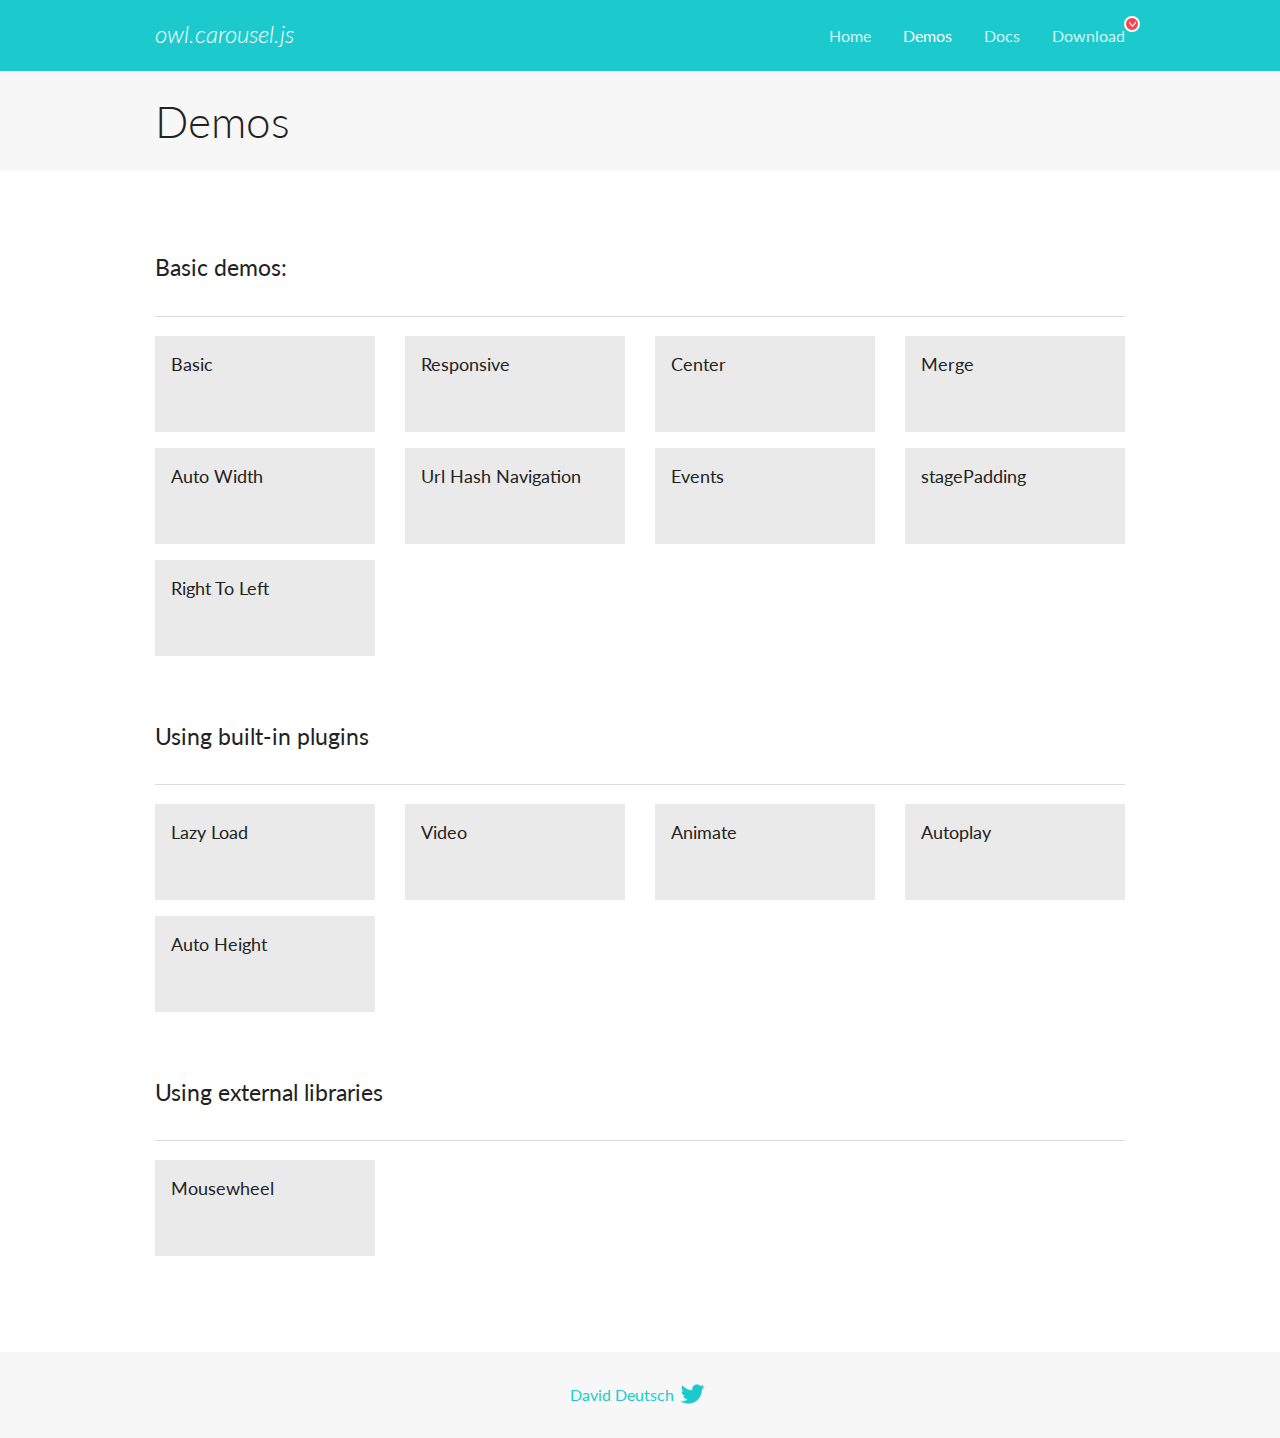
<file: Candore HTML/OwlCarousel2-2.3.4/docs/demos/demos.html>
<!DOCTYPE html>
<html lang="en">
  <head>

    <!-- head -->
    <meta charset="utf-8">
    <meta name="msapplication-tap-highlight" content="no" />
    <meta name="viewport" content="width=device-width, initial-scale=1.0" />
    <meta name="description" content="A list of Owl Carousel examples.">
    <meta name="author" content="David Deutsch">
    <title>
      Demos | Owl Carousel | 2.3.4
    </title>

    <!-- Stylesheets -->
    <link href='https://fonts.googleapis.com/css?family=Lato:300,400,700,400italic,300italic' rel='stylesheet' type='text/css'>
    <link rel="stylesheet" href="../assets/css/docs.theme.min.css">

    <!-- Owl Stylesheets -->
    <link rel="stylesheet" href="../assets/owlcarousel/assets/owl.carousel.min.css">
    <link rel="stylesheet" href="../assets/owlcarousel/assets/owl.theme.default.min.css">

    <!-- HTML5 shim and Respond.js IE8 support of HTML5 elements and media queries -->

    <!--[if lt IE 9]>
      <script src="https://oss.maxcdn.com/libs/html5shiv/3.7.0/html5shiv.js"></script>
      <script src="https://oss.maxcdn.com/libs/respond.js/1.3.0/respond.min.js"></script>
    <![endif]-->

    <!-- Favicons -->
    <link rel="apple-touch-icon-precomposed" sizes="144x144" href="../assets/ico/apple-touch-icon-144-precomposed.png">
    <link rel="shortcut icon" href="../assets/ico/favicon.png">
    <link rel="shortcut icon" href="favicon.ico">

    <!-- Yeah i know js should not be in header. Its required for demos.-->

    <!-- javascript -->
    <script src="../assets/vendors/jquery.min.js"></script>
    <script src="../assets/owlcarousel/owl.carousel.js"></script>
  </head>
  <body>

    <!-- header -->
    <header class="header">
      <div class="row">
        <div class="large-12 columns">
          <div class="brand left">
            <h3>
              <a href="/OwlCarousel2/">owl.carousel.js</a> 
            </h3>
          </div>
          <a id="toggle-nav" class="right">
            <span></span> <span></span> <span></span> 
          </a> 
          <div class="nav-bar">
            <ul class="clearfix">
              <li> <a href="/OwlCarousel2/index.html">Home</a>  </li>
              <li class="active">
                <a href="/OwlCarousel2/demos/demos.html">Demos</a> 
              </li>
              <li> <a href="/OwlCarousel2/docs/started-welcome.html">Docs</a>  </li>
              <li>
                <a href="https://github.com/OwlCarousel2/OwlCarousel2/archive/2.3.4.zip">Download</a> 
                <span class="download"></span> 
              </li>
            </ul>
          </div>
        </div>
      </div>
    </header>

    <!-- title -->
    <section class="title">
      <div class="row">
        <div class="large-12 columns">
          <h1>Demos</h1>
        </div>
      </div>
    </section>

    <!--  Demos -->
    <section id="demos">
      <div class="row">
        <div class="large-12 columns">
          <h4 id="basic-demos-">Basic demos:</h4>
          <hr>
          <div class="demo-list">
            <div class="row">
              <div class="small-6 medium-4 large-3 columns">
                <a href="basic.html" class="demo-block">
                  <h5>Basic </h5>
                </a> 
              </div>
              <div class="small-6 medium-4 large-3 columns">
                <a href="responsive.html" class="demo-block">
                  <h5>Responsive </h5>
                </a> 
              </div>
              <div class="small-6 medium-4 large-3 columns">
                <a href="center.html" class="demo-block">
                  <h5>Center </h5>
                </a> 
              </div>
              <div class="small-6 medium-4 large-3 columns">
                <a href="merge.html" class="demo-block">
                  <h5>Merge </h5>
                </a> 
              </div>
              <div class="small-6 medium-4 large-3 columns">
                <a href="autowidth.html" class="demo-block">
                  <h5>Auto Width </h5>
                </a> 
              </div>
              <div class="small-6 medium-4 large-3 columns">
                <a href="urlhashnav.html" class="demo-block">
                  <h5>Url Hash Navigation </h5>
                </a> 
              </div>
              <div class="small-6 medium-4 large-3 columns">
                <a href="events.html" class="demo-block">
                  <h5>Events </h5>
                </a> 
              </div>
              <div class="small-6 medium-4 large-3 columns">
                <a href="stagepadding.html" class="demo-block">
                  <h5>stagePadding </h5>
                </a> 
              </div>
              <div class="small-6 medium-4 large-3 columns">
                <a href="rtl.html" class="demo-block">
                  <h5>Right To Left </h5>
                </a> 
              </div>
            </div>
          </div>
          <h4 id="using-built-in-plugins">Using built-in plugins</h4>
          <hr>
          <div class="demo-list">
            <div class="row">
              <div class="small-6 medium-4 large-3 columns">
                <a href="lazyLoad.html" class="demo-block">
                  <h5>Lazy Load </h5>
                </a> 
              </div>
              <div class="small-6 medium-4 large-3 columns">
                <a href="video.html" class="demo-block">
                  <h5>Video </h5>
                </a> 
              </div>
              <div class="small-6 medium-4 large-3 columns">
                <a href="animate.html" class="demo-block">
                  <h5>Animate </h5>
                </a> 
              </div>
              <div class="small-6 medium-4 large-3 columns">
                <a href="autoplay.html" class="demo-block">
                  <h5>Autoplay </h5>
                </a> 
              </div>
              <div class="small-6 medium-4 large-3 columns">
                <a href="autoheight.html" class="demo-block">
                  <h5>Auto Height </h5>
                </a> 
              </div>
            </div>
          </div>
          <h4 id="using-external-libraries">Using external libraries</h4>
          <hr>
          <div class="demo-list">
            <div class="row">
              <div class="small-6 medium-4 large-3 columns">
                <a href="mousewheel.html" class="demo-block">
                  <h5>Mousewheel </h5>
                </a> 
              </div>
            </div>
          </div>
        </div>
      </div>
    </section>

    <!-- footer -->
    <footer class="footer">
      <div class="row">
        <div class="large-12 columns">
          <h5>
            <a href="/OwlCarousel2/docs/support-contact.html">David Deutsch</a> 
            <a id="custom-tweet-button" href="https://twitter.com/share?url=https://github.com/OwlCarousel2/OwlCarousel2&text=Owl Carousel - This is so awesome! " target="_blank"></a> 
          </h5>
        </div>
      </div>
    </footer>

    <!-- vendors -->
    <script src="../assets/vendors/highlight.js"></script>
    <script src="../assets/js/app.js"></script>
  </body>
</html>
</file>
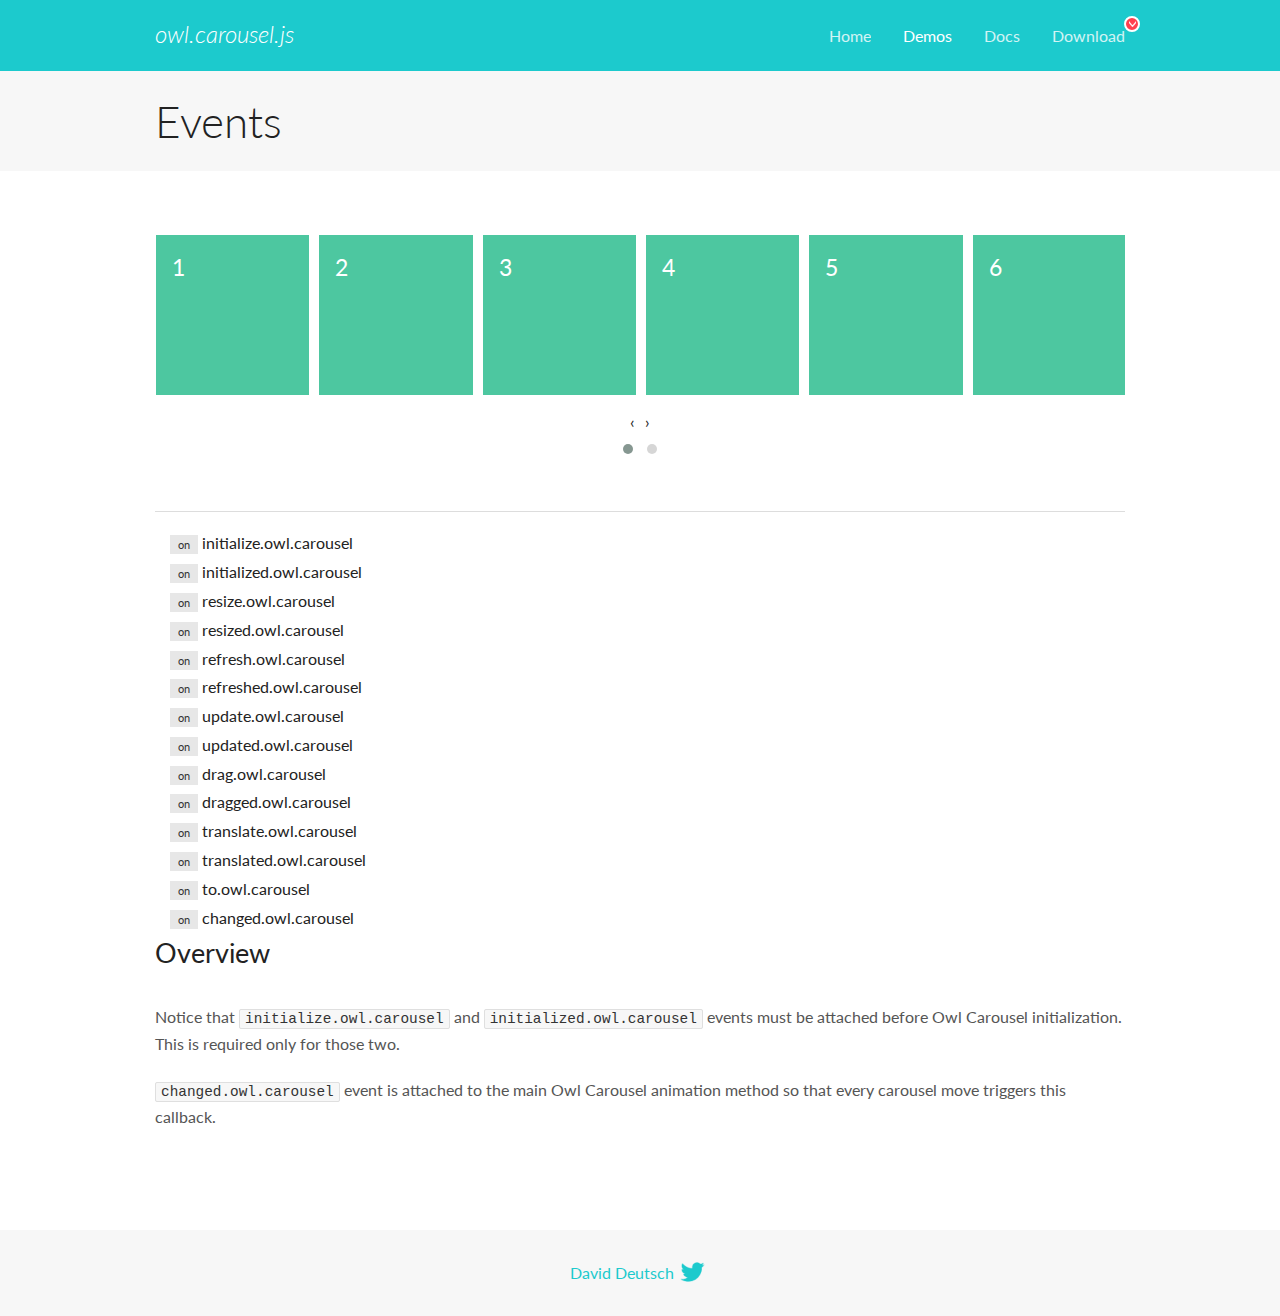
<file: Candore HTML/OwlCarousel2-2.3.4/docs/demos/events.html>
<!DOCTYPE html>
<html lang="en">
  <head>

    <!-- head -->
    <meta charset="utf-8">
    <meta name="msapplication-tap-highlight" content="no" />
    <meta name="viewport" content="width=device-width, initial-scale=1.0" />
    <meta name="description" content="Events usage demo">
    <meta name="author" content="David Deutsch">
    <title>
      Events Demo | Owl Carousel | 2.3.4
    </title>

    <!-- Stylesheets -->
    <link href='https://fonts.googleapis.com/css?family=Lato:300,400,700,400italic,300italic' rel='stylesheet' type='text/css'>
    <link rel="stylesheet" href="../assets/css/docs.theme.min.css">

    <!-- Owl Stylesheets -->
    <link rel="stylesheet" href="../assets/owlcarousel/assets/owl.carousel.min.css">
    <link rel="stylesheet" href="../assets/owlcarousel/assets/owl.theme.default.min.css">

    <!-- HTML5 shim and Respond.js IE8 support of HTML5 elements and media queries -->

    <!--[if lt IE 9]>
      <script src="https://oss.maxcdn.com/libs/html5shiv/3.7.0/html5shiv.js"></script>
      <script src="https://oss.maxcdn.com/libs/respond.js/1.3.0/respond.min.js"></script>
    <![endif]-->

    <!-- Favicons -->
    <link rel="apple-touch-icon-precomposed" sizes="144x144" href="../assets/ico/apple-touch-icon-144-precomposed.png">
    <link rel="shortcut icon" href="../assets/ico/favicon.png">
    <link rel="shortcut icon" href="favicon.ico">

    <!-- Yeah i know js should not be in header. Its required for demos.-->

    <!-- javascript -->
    <script src="../assets/vendors/jquery.min.js"></script>
    <script src="../assets/owlcarousel/owl.carousel.js"></script>
  </head>
  <body>

    <!-- header -->
    <header class="header">
      <div class="row">
        <div class="large-12 columns">
          <div class="brand left">
            <h3>
              <a href="/OwlCarousel2/">owl.carousel.js</a> 
            </h3>
          </div>
          <a id="toggle-nav" class="right">
            <span></span> <span></span> <span></span> 
          </a> 
          <div class="nav-bar">
            <ul class="clearfix">
              <li> <a href="/OwlCarousel2/index.html">Home</a>  </li>
              <li class="active">
                <a href="/OwlCarousel2/demos/demos.html">Demos</a> 
              </li>
              <li> <a href="/OwlCarousel2/docs/started-welcome.html">Docs</a>  </li>
              <li>
                <a href="https://github.com/OwlCarousel2/OwlCarousel2/archive/2.3.4.zip">Download</a> 
                <span class="download"></span> 
              </li>
            </ul>
          </div>
        </div>
      </div>
    </header>

    <!-- title -->
    <section class="title">
      <div class="row">
        <div class="large-12 columns">
          <h1>Events</h1>
        </div>
      </div>
    </section>

    <!--  Demos -->
    <section id="demos">
      <div class="row">
        <div class="large-12 columns">
          <div class="owl-carousel owl-theme">
            <div class="item">
              <h4>1</h4>
            </div>
            <div class="item">
              <h4>2</h4>
            </div>
            <div class="item">
              <h4>3</h4>
            </div>
            <div class="item">
              <h4>4</h4>
            </div>
            <div class="item">
              <h4>5</h4>
            </div>
            <div class="item">
              <h4>6</h4>
            </div>
            <div class="item">
              <h4>7</h4>
            </div>
            <div class="item">
              <h4>8</h4>
            </div>
            <div class="item">
              <h4>9</h4>
            </div>
            <div class="item">
              <h4>10</h4>
            </div>
            <div class="item">
              <h4>11</h4>
            </div>
            <div class="item">
              <h4>12</h4>
            </div>
          </div>
          <hr>
          <div class="large-12 columns callbacks">
            <div><span class="label secondary initialize">on</span>  initialize.owl.carousel </div>
            <div><span class="label secondary initialized">on</span>  initialized.owl.carousel </div>
            <div><span class="label secondary resize">on</span>  resize.owl.carousel </div>
            <div><span class="label secondary resized">on</span>  resized.owl.carousel </div>
            <div><span class="label secondary refresh">on</span>  refresh.owl.carousel </div>
            <div><span class="label secondary refreshed">on</span>  refreshed.owl.carousel </div>
            <div><span class="label secondary update">on</span>  update.owl.carousel </div>
            <div><span class="label secondary updated">on</span>  updated.owl.carousel </div>
            <div><span class="label secondary drag">on</span>  drag.owl.carousel </div>
            <div><span class="label secondary dragged">on</span>  dragged.owl.carousel </div>
            <div><span class="label secondary translate">on</span>  translate.owl.carousel </div>
            <div><span class="label secondary translated">on</span>  translated.owl.carousel </div>
            <div><span class="label secondary to">on</span>  to.owl.carousel </div>
            <div><span class="label secondary changed">on</span>  changed.owl.carousel </div>
          </div>
          <h3 id="overview">Overview</h3>
          <p>Notice that <code>initialize.owl.carousel</code> and <code>initialized.owl.carousel</code> events must be attached before Owl Carousel initialization. This is required only for those two.</p>
          <p><code>changed.owl.carousel</code> event is attached to the main Owl Carousel animation method so that every carousel move triggers this callback.</p>
          <script>
            jQuery(document).ready(function($) {
              var owl = $('.owl-carousel');
              owl.on('initialize.owl.carousel initialized.owl.carousel ' +
                'initialize.owl.carousel initialize.owl.carousel ' +
                'resize.owl.carousel resized.owl.carousel ' +
                'refresh.owl.carousel refreshed.owl.carousel ' +
                'update.owl.carousel updated.owl.carousel ' +
                'drag.owl.carousel dragged.owl.carousel ' +
                'translate.owl.carousel translated.owl.carousel ' +
                'to.owl.carousel changed.owl.carousel',
                function(e) {
                  $('.' + e.type)
                    .removeClass('secondary')
                    .addClass('success');
                  window.setTimeout(function() {
                    $('.' + e.type)
                      .removeClass('success')
                      .addClass('secondary');
                  }, 500);
                });
              owl.owlCarousel({
                loop: true,
                nav: true,
                lazyLoad: true,
                margin: 10,
                video: true,
                responsive: {
                  0: {
                    items: 1
                  },
                  600: {
                    items: 3
                  },
                  960: {
                    items: 5,
                  },
                  1200: {
                    items: 6
                  }
                }
              });
            });
          </script>
        </div>
      </div>
    </section>

    <!-- footer -->
    <footer class="footer">
      <div class="row">
        <div class="large-12 columns">
          <h5>
            <a href="/OwlCarousel2/docs/support-contact.html">David Deutsch</a> 
            <a id="custom-tweet-button" href="https://twitter.com/share?url=https://github.com/OwlCarousel2/OwlCarousel2&text=Owl Carousel - This is so awesome! " target="_blank"></a> 
          </h5>
        </div>
      </div>
    </footer>

    <!-- vendors -->
    <script src="../assets/vendors/highlight.js"></script>
    <script src="../assets/js/app.js"></script>
  </body>
</html>
</file>
<file: Candore HTML/home/home.css>
@import url("https://fonts.googleapis.com/css2?family=Libre+Caslon+Display&display=swap");
@import url("https://fonts.googleapis.com/css2?family=Pinyon+Script&display=swap");
@font-face {
  font-family: "Noah Regular 400";
  src: url(../assets/fonts/Noah\ Regular\ 400.otf);
}
@font-face {
  font-family: "Noah Regular 700";
  src: url(../assets/fonts/Noah\ Bold\ 700.otf);
}
* {
  margin: 0;
  padding: 0;
  box-sizing: border-box;
}

.container {
  width: 80.5%;
  margin: 0 auto;
}

.row {
  display: flex;
  flex-flow: row wrap;
}

.posi-ab {
  position: absolute;
}

.posi-rele {
  position: relative;
}

.z-index {
  z-index: 99;
}

.w-100 {
  width: 100%;
}

.w-50 {
  width: 50%;
}

a {
  text-decoration: none;
}

ul li {
  display: inline-block;
  list-style: none;
}

.d-none {
  display: none;
}

.d-block {
  display: block;
}

@media only screen and (max-width: 480px) {
  .container {
    width: 90.5%;
  }
}
/*
 *  Owl Carousel - Core
 */
.owl-carousel {
  display: none;
  width: 100%;
  -webkit-tap-highlight-color: transparent;
  /* position relative and z-index fix webkit rendering fonts issue */
  position: relative;
  z-index: 1;
}
.owl-carousel .owl-stage {
  position: relative;
  touch-action: manipulation;
  -moz-backface-visibility: hidden; /* fix firefox animation glitch */
}
.owl-carousel .owl-stage:after {
  content: ".";
  display: block;
  clear: both;
  visibility: hidden;
  line-height: 0;
  height: 0;
}
.owl-carousel .owl-stage-outer {
  position: relative;
  overflow: hidden;
  /* fix for flashing background */
  -webkit-transform: translate3d(0px, 0px, 0px);
}
.owl-carousel .owl-wrapper,
.owl-carousel .owl-item {
  -webkit-backface-visibility: hidden;
  -moz-backface-visibility: hidden;
  -ms-backface-visibility: hidden;
  -webkit-transform: translate3d(0, 0, 0);
  -moz-transform: translate3d(0, 0, 0);
  -ms-transform: translate3d(0, 0, 0);
}
.owl-carousel .owl-item {
  position: relative;
  min-height: 1px;
  float: left;
  -webkit-backface-visibility: hidden;
  -webkit-tap-highlight-color: transparent;
  -webkit-touch-callout: none;
}
.owl-carousel .owl-item img {
  display: block;
  width: 100%;
}
.owl-carousel .owl-nav.disabled,
.owl-carousel .owl-dots.disabled {
  display: none;
}
.owl-carousel .owl-nav .owl-prev,
.owl-carousel .owl-nav .owl-next,
.owl-carousel .owl-dot {
  cursor: pointer;
  -webkit-user-select: none;
  -moz-user-select: none;
  -ms-user-select: none;
  user-select: none;
}
.owl-carousel .owl-nav button.owl-prev,
.owl-carousel .owl-nav button.owl-next,
.owl-carousel button.owl-dot {
  background: none;
  color: inherit;
  border: none;
  padding: 0 !important;
  font: inherit;
}
.owl-carousel.owl-loaded {
  display: block;
}
.owl-carousel.owl-loading {
  opacity: 0;
  display: block;
}
.owl-carousel.owl-hidden {
  opacity: 0;
}
.owl-carousel.owl-refresh .owl-item {
  visibility: hidden;
}
.owl-carousel.owl-drag .owl-item {
  touch-action: pan-y;
  -webkit-user-select: none;
  -moz-user-select: none;
  -ms-user-select: none;
  user-select: none;
}
.owl-carousel.owl-grab {
  cursor: move;
  cursor: -webkit-grab;
  cursor: grab;
}
.owl-carousel.owl-rtl {
  direction: rtl;
}
.owl-carousel.owl-rtl .owl-item {
  float: right;
}

/* No Js */
.no-js .owl-carousel {
  display: block;
}

/*
 *  Owl Carousel - Animate Plugin
 */
.owl-carousel .animated {
  -webkit-animation-duration: 1000ms;
          animation-duration: 1000ms;
  -webkit-animation-fill-mode: both;
          animation-fill-mode: both;
}
.owl-carousel .owl-animated-in {
  z-index: 0;
}
.owl-carousel .owl-animated-out {
  z-index: 1;
}
.owl-carousel .fadeOut {
  -webkit-animation-name: fadeOut;
          animation-name: fadeOut;
}

@-webkit-keyframes fadeOut {
  0% {
    opacity: 1;
  }
  100% {
    opacity: 0;
  }
}

@keyframes fadeOut {
  0% {
    opacity: 1;
  }
  100% {
    opacity: 0;
  }
}
/*
 * 	Owl Carousel - Auto Height Plugin
 */
.owl-height {
  transition: height 500ms ease-in-out;
}

/*
 * 	Owl Carousel - Lazy Load Plugin
 */
.owl-carousel .owl-item {
  /**
  	This is introduced due to a bug in IE11 where lazy loading combined with autoheight plugin causes a wrong
  	calculation of the height of the owl-item that breaks page layouts
   */
}
.owl-carousel .owl-item .owl-lazy {
  opacity: 0;
  transition: opacity 400ms ease;
}
.owl-carousel .owl-item .owl-lazy[src^=""], .owl-carousel .owl-item .owl-lazy:not([src]) {
  max-height: 0;
}
.owl-carousel .owl-item img.owl-lazy {
  transform-style: preserve-3d;
}

/*
 * 	Owl Carousel - Video Plugin
 */
.owl-carousel .owl-video-wrapper {
  position: relative;
  height: 100%;
  background: #000;
}
.owl-carousel .owl-video-play-icon {
  position: absolute;
  height: 80px;
  width: 80px;
  left: 50%;
  top: 50%;
  margin-left: -40px;
  margin-top: -40px;
  background: url("owl.video.play.png") no-repeat;
  cursor: pointer;
  z-index: 1;
  -webkit-backface-visibility: hidden;
  transition: transform 100ms ease;
}
.owl-carousel .owl-video-play-icon:hover {
  transform: scale(1.3, 1.3);
}
.owl-carousel .owl-video-playing .owl-video-tn,
.owl-carousel .owl-video-playing .owl-video-play-icon {
  display: none;
}
.owl-carousel .owl-video-tn {
  opacity: 0;
  height: 100%;
  background-position: center center;
  background-repeat: no-repeat;
  background-size: contain;
  transition: opacity 400ms ease;
}
.owl-carousel .owl-video-frame {
  position: relative;
  z-index: 1;
  height: 100%;
  width: 100%;
}

.logo {
  width: clamp(7.5rem, 6.9375rem + 2.8125vw, 10.3125rem);
}
.logo img {
  width: 100%;
}

.main-header {
  padding: 20px 0;
  justify-content: space-between;
  align-items: center;
}

.bars {
  color: #C19D60;
  font-size: clamp(1.125rem, 0.8964rem + 1.1429vw, 1.375rem);
  display: none;
}

.menus-links li {
  list-style: none;
}
.menus-links li a {
  font-family: "Noah Regular 400";
  color: white;
  font-size: 13px;
  padding-left: 20px;
  transition: all 0.5s;
  position: relative;
}
.menus-links li a .count {
  position: absolute;
  display: inline-block;
  top: -8px;
  right: -10px;
  font-size: 11px;
  background-color: #C19D60;
  padding: 0 5px 0 4px;
  border-radius: 50%;
}

.s-header {
  background-color: #fff;
  display: none;
  position: fixed;
  z-index: 999;
}
.s-header .logo {
  width: clamp(7.5rem, 6.9375rem + 2.8125vw, 10.3125rem);
}
.s-header .logo img {
  width: 100%;
}
.s-header .main-header {
  padding: 20px 0;
  justify-content: space-between;
  align-items: center;
}
.s-header .menus-links li {
  list-style: none;
}
.s-header .menus-links li a {
  font-family: "Noah Regular 400";
  color: #1B1B1B;
  font-size: 13px;
  padding-left: 20px;
  transition: all 0.5s;
  position: relative;
}
.s-header .menus-links li a .count {
  position: absolute;
  display: inline-block;
  top: -8px;
  right: -10px;
  font-size: 11px;
  background-color: #C19D60;
  padding: 0 5px 0 4px;
  border-radius: 50%;
}

.d-block {
  display: block;
}

@media only screen and (max-width: 852px) {
  .menus-links li a {
    font-size: 11px;
    padding-left: 10px;
  }
  .s-header .menus-links li a {
    font-size: 11px;
    padding-left: 10px;
  }
}
@media only screen and (max-width: 670px) {
  .menus-links {
    width: 100%;
    position: absolute;
    background: #c19d60;
    left: 0;
    top: 75px;
    text-align: center;
    align-items: center;
    padding: 50px 0;
    z-index: 999 !important;
    display: none;
  }
  .menus-links li {
    display: flex;
    justify-content: center;
  }
  .menus-links a {
    padding: 10px 0 10px 0;
    font-size: 14px !important;
    padding-left: 0 !important;
  }
  .bars {
    display: block;
  }
}
.banner-data {
  color: white;
  top: 50%;
  transform: translateY(-50%);
  z-index: 5;
}

.banner-left {
  font-family: "Noah Regular 400";
}
.banner-left h5 {
  font-size: 12px;
  letter-spacing: 7px;
  text-transform: uppercase;
  font-weight: 400;
  margin-bottom: 10px;
}
.banner-left h2 {
  font-family: "Libre Caslon Display", serif;
  font-weight: 400;
  font-size: clamp(1.5625rem, 1.125rem + 2.1875vw, 3.75rem);
  margin-bottom: clamp(0.5625rem, 0.425rem + 0.6875vw, 1.25rem);
}
.banner-left h2 span {
  display: block;
  font-size: clamp(1.25rem, 1.125rem + 0.625vw, 1.875rem);
  color: #C19D60;
}
.banner-left a {
  display: inline-block;
  border: 2px solid #C19D60;
  padding: 12px 25px;
  color: white;
  margin-top: 20px;
  font-size: clamp(0.5625rem, 0.525rem + 0.1875vw, 0.75rem);
  letter-spacing: 3px;
  text-transform: uppercase;
}
.banner-left a:hover {
  background-color: #C19D60;
  transition: 0.7s;
}

.bounce {
  text-align: center;
  bottom: 40px;
  -webkit-animation: bounce 2s ease infinite;
          animation: bounce 2s ease infinite;
  z-index: 5;
}
.bounce button {
  color: white;
  border: 1px solid white;
  padding: 12px 14px;
  border-radius: 50%;
  background: transparent;
  cursor: pointer;
}
@-webkit-keyframes bounce {
  0%, 20%, 50%, 80%, 100% {
    transform: translateY(0);
  }
  40% {
    transform: translateY(-30px);
  }
  60% {
    transform: translateY(-15px);
  }
}
@keyframes bounce {
  0%, 20%, 50%, 80%, 100% {
    transform: translateY(0);
  }
  40% {
    transform: translateY(-30px);
  }
  60% {
    transform: translateY(-15px);
  }
}

@media only screen and (max-width: 670px) {
  .banner-left a {
    padding: 8px 10px;
  }
  .bounce {
    bottom: 20px;
  }
  .bounce button {
    padding: 8px 10px;
  }
}
#About-section {
  padding-top: clamp(2.1875rem, 1.75rem + 2.1875vw, 4.375rem);
  padding-bottom: clamp(2.1875rem, 1.75rem + 2.1875vw, 4.375rem);
}

.about-text {
  font-family: "Noah Regular 400";
  width: 50%;
  display: flex;
  flex-flow: column wrap;
  justify-content: center;
}
.about-text span {
  text-transform: uppercase;
  color: #C19D60;
  letter-spacing: 3px;
  font-size: 13px;
}
.about-text h1 {
  font-family: "Libre Caslon Display", serif;
  font-weight: 400;
  font-size: clamp(2.125rem, 1.2822rem + 1.4315vw, 3rem);
  margin: 10px 0;
}
.about-text > p {
  color: #777777;
  margin-bottom: 20px;
  font-size: clamp(0.8125rem, 0.7875rem + 0.125vw, 0.9375rem);
}

.reservation {
  align-items: center;
  gap: 15px;
}

.icon {
  color: #C19D60;
}
.icon i {
  font-size: 25px;
}

.text {
  display: flex;
  flex-flow: column wrap;
  gap: 2px;
}
.text p {
  color: #C19D60;
  text-transform: uppercase;
  font-size: clamp(0.625rem, 0.6rem + 0.125vw, 0.75rem);
  letter-spacing: 3px;
}
.text a {
  font-family: "Libre Caslon Display", serif;
  font-weight: 400;
  color: #1B1B1B;
  font-size: clamp(1.125rem, 1.075rem + 0.25vw, 1.375rem);
}

.about-img {
  width: 22%;
  display: grid;
  place-items: end;
}
.about-img img {
  width: 100%;
  padding-top: 70px;
}

.about-img1 {
  width: 22%;
}
.about-img1 img {
  width: 100%;
}

.about-wrapper {
  justify-content: space-between;
}

@media only screen and (max-width: 942px) {
  .about-text h1 {
    font-size: clamp(1.75rem, 1.5571rem + 0.9646vw, 2.125rem);
  }
}
@media only screen and (max-width: 648px) {
  .about-wrapper {
    justify-content: unset;
    gap: 20px;
  }
  .about-wrapper .about-img {
    width: 45.5%;
  }
  .about-wrapper .about-img1 {
    width: 45.5%;
  }
  .about-text {
    width: 100%;
  }
}
.Chef-section {
  background: #1B1B1B;
  padding-top: clamp(1.5625rem, 1.25rem + 1.5625vw, 3.125rem);
  padding-bottom: clamp(1.5625rem, 1.25rem + 1.5625vw, 3.125rem);
}

.chef-wrapper {
  justify-content: center;
  gap: 20px;
}
.chef-wrapper .chef-img {
  width: 40%;
}
.chef-wrapper .chef-img img {
  width: 100%;
}
.chef-wrapper .chef-text {
  font-family: "Noah Regular 400";
  width: 40%;
  display: flex;
  flex-flow: column;
  justify-content: center;
}
.chef-wrapper .chef-text > span {
  color: #C19D60;
  letter-spacing: 3px;
  font-size: clamp(0.625rem, 0.6rem + 0.125vw, 0.75rem);
  text-transform: uppercase;
}
.chef-wrapper .chef-text h1 {
  font-family: "Libre Caslon Display", serif;
  font-weight: 400;
  color: white;
  font-size: clamp(1.75rem, 1.6rem + 0.75vw, 2.5rem);
  line-height: clamp(2.8125rem, 2.525rem + 1.4375vw, 4.25rem);
}
.chef-wrapper .chef-text > p {
  color: #777777;
  font-size: 14px;
}
.chef-wrapper .chef-text .name-sign {
  display: flex;
  align-items: center;
  margin-top: 20px;
  gap: 15px;
}
.chef-wrapper .chef-text .name-sign .sign {
  width: clamp(3.125rem, 2.875rem + 1.25vw, 4.375rem);
}
.chef-wrapper .chef-text .name-sign .sign img {
  width: 100%;
}
.chef-wrapper .chef-text .name-sign .name {
  color: white;
  display: flex;
  flex-flow: column wrap;
  justify-content: center;
  gap: 3px;
}
.chef-wrapper .chef-text .name-sign .name span {
  font-size: 13px;
}
.chef-wrapper .chef-text .name-sign .name p {
  color: #C19D60;
  letter-spacing: 3px;
  font-size: 12px;
  text-transform: uppercase;
}

@media only screen and (max-width: 576px) {
  .chef-wrapper {
    justify-content: unset;
  }
  .chef-wrapper .chef-img {
    width: 100%;
  }
  .chef-wrapper .chef-text {
    width: 100%;
  }
}
.recommends-section {
  background: #f2eee9;
  padding-top: clamp(2.1875rem, 1.75rem + 2.1875vw, 4.375rem);
  padding-bottom: clamp(2.1875rem, 1.75rem + 2.1875vw, 4.375rem);
}

.rec-top {
  font-family: "Noah Regular 400";
  text-align: center;
  position: relative;
}
.rec-top p {
  color: #C19D60;
  letter-spacing: 3px;
  font-size: clamp(0.625rem, 0.6rem + 0.125vw, 0.75rem);
  text-transform: uppercase;
}
.rec-top h1 {
  font-family: "Libre Caslon Display", serif;
  font-weight: 400;
  font-size: clamp(1.5rem, 1.2rem + 1.5vw, 3rem);
}
.rec-top .menu {
  font-size: clamp(5.25rem, 4.8rem + 2.25vw, 7.5rem);
  position: absolute;
  width: 100%;
  top: -35px;
  font-family: "Pinyon Script", cursive;
  opacity: 0.1;
}

.rec-wrap {
  padding-top: clamp(1.875rem, 1.625rem + 1.25vw, 3.125rem);
  gap: 15px;
}
.rec-wrap .rec-img {
  width: 31.33%;
  overflow: hidden;
}
.rec-wrap .rec-img img {
  width: 100%;
  -o-object-fit: cover;
     object-fit: cover;
  transition: all 0.5s ease-out;
}
.rec-wrap .rec-img img:hover {
  transform: scale(1.1);
}

@media only screen and (max-width: 642px) {
  .rec-wrap .rec-img {
    width: auto;
    overflow: hidden;
  }
}
.our-experts {
  background: linear-gradient(#1B1B1B 50%, #fff 50%);
  padding-top: clamp(2rem, 1.525rem + 2.375vw, 4.375rem);
  padding-bottom: clamp(2rem, 1.525rem + 2.375vw, 4.375rem);
}
.our-experts .expert-top {
  font-family: "Noah Regular 400";
  text-align: center;
  position: relative;
  padding: 30px 0;
}
.our-experts .expert-top p {
  color: #C19D60;
  letter-spacing: 3px;
  font-size: clamp(0.625rem, 0.6rem + 0.125vw, 0.75rem);
  text-transform: uppercase;
}
.our-experts .expert-top h1 {
  font-family: "Libre Caslon Display", serif;
  font-weight: 400;
  font-size: clamp(1.5rem, 1.2rem + 1.5vw, 3rem);
  color: white;
  position: relative;
  z-index: 11;
}
.our-experts .expert-top .chef {
  font-size: clamp(5rem, 4.5rem + 2.5vw, 7.5rem);
  position: absolute;
  width: 100%;
  top: clamp(-0.5rem, -0.225rem - 1.375vw, -1.875rem);
  font-family: "Pinyon Script", cursive;
  opacity: 0.2;
  color: #777777;
}

.food-category {
  padding: 40px 0;
  background: #f2eee9;
}
.food-category .food-top {
  font-family: "Noah Regular 400";
  text-align: center;
  position: relative;
  padding: 30px 0;
}
.food-category .food-top p {
  color: #C19D60;
  letter-spacing: 3px;
  font-size: 12px;
  text-transform: uppercase;
}
.food-category .food-top h1 {
  font-family: "Libre Caslon Display", serif;
  font-weight: 400;
  font-size: 48px;
  color: #1B1B1B;
  position: relative;
  z-index: 11;
}
.food-category .food-top .servi {
  font-size: 108px;
  position: absolute;
  width: 100%;
  top: 9px;
  font-family: "Pinyon Script", cursive;
  opacity: 0.2;
  color: #777777;
}

.food-boxes {
  justify-content: center;
  gap: 20px;
}
.food-boxes .food-box {
  width: 30.33%;
  text-align: center;
  background: #fdfbf8;
  padding: 60px;
  z-index: 99;
}
.food-boxes .food-box .for-bg {
  font-size: 200px;
  text-align: center;
  left: 30%;
  top: 30px;
  opacity: 0.1;
  color: #777777;
  z-index: 0;
}
.food-boxes .food-box i {
  font-size: 25px;
  color: #C19D60;
}
.food-boxes .food-box h2 {
  font-family: "Libre Caslon Display", serif;
  font-weight: 400;
  padding: 12px 0;
}
.food-boxes .food-box p {
  font-family: "Noah Regular 400";
}
.food-boxes .food-box:hover i {
  transition: all 0.7s;
  transform: rotate(360deg);
  color: #1B1B1B;
}

#preloader {
  position: fixed;
  top: 0;
  left: 0;
  right: 0;
  bottom: 0;
  background-color: #fff;
  /* change if the mask should have another color then white */
  z-index: 1999;
  /* makes sure it stays on top */
}
#preloader #status {
  width: 200px;
  height: 200px;
  position: absolute;
  left: 50%;
  z-index: 2000;
  /* centers the loading animation horizontally one the screen */
  top: 50%;
  /* centers the loading animation vertically one the screen */
  background-image: url(../assets/images/preloder.gif);
  /* path to your loading animation */
  background-repeat: no-repeat;
  background-position: center;
  margin: -100px 0 0 -100px;
}

.banner-section {
  background-image: url(../assets/images/bg-img.jpg);
  height: 100vh;
  background-size: cover;
}
.banner-section::after {
  content: "";
  background: #000;
  width: 100%;
  height: 100%;
  position: absolute;
  opacity: 0.7;
}

@media only screen and (max-width: 852px) {
  .banner-section {
    background-image: url(../assets/images/bg-img.jpg);
    height: 500px;
  }
}/*# sourceMappingURL=home.css.map */
</file>
<file: Megamenu/assets/css/style.css>
@import url('https://fonts.googleapis.com/css2?family=Roboto:wght@300;400&display=swap');

* {
    margin: 0;
    padding: 0;
    box-sizing: border-box;
    text-transform: uppercase;
    font-family: 'Roboto', sans-serif;
}

.container {
    width: 85.5%;
    margin: 0 auto;
}

a {
    text-decoration: none;
    color: #cccccc;
    font-weight: 300;
    letter-spacing: 1px;
}

li {
    list-style: none;
}

.posi-rele {
    position: relative;
}

.posi-ab {
    position: absolute;
}

.row {
    display: flex;
    flex-flow: row wrap;
}

.main-wrapper {
    margin-top: 90px;
    background: #23364b;
    justify-content: space-around;
    align-items: center;
}

.logo i,
.toggle-menu i {
    color: #fff;
    font-size: 25px;
}

.toggle-menu {
    display: none;
}

.menu-link>li,
.fly-right li,
.fly-left li,
.fly-menu li {
    list-style: none;
    display: inline-block;
    padding: clamp(0.625rem, 0.5rem + 0.625vw, 1.25rem);
    font-size: clamp(0.75rem, 0.7rem + 0.25vw, 1rem);
    transition: all .5s;
}

.menu-link>li:hover,
.fly-right>li:hover,
.fly-menu>li:hover,
.fly-left>li:hover {
    background: #009FE1;
}

.menu-link li a i {
    padding-right: 8px;
}

.fly-menu {
    left: 0;
    top: 59px;
    display: none;
}

.fly-menu li {
    background: #23364b;
    width: 90%;
    width: clamp(7.5rem, 6.25rem + 6.25vw, 13.75rem);
    font-size: clamp(0.625rem, 0.575rem + 0.25vw, 0.875rem);
}


.flyout:hover .fly-menu {
    display: block;
    animation: fade 1s;
}

.f-right:hover .fly-right,
.f-left:hover .fly-left {
    display: block;
    animation: fade 1s;
}

.fly-right {
    left: 100%;
    top: 0;
    display: none;
}

.fly-left {
    right: 100%;
    top: 0%;
    display: none;
}

.view-more-btn {
    background: #009FE1;
    padding: 4px 7px;
}

.mega-menu {
    width: 100%;
    top: 59px;
    left: 0;
    background: #547787;
    display: none;
}

.main-mega:hover .mega-menu {
    display: block;
    animation: fade 1s;
}

.m-toggle h3 {
    font-size: 14px;
    background: #365670;
    padding: 10px 90px 10px 10px;
    color: #cccccc;
    font-weight: 500;
}

.feature {
    width: 30%;
}

.feature img {
    padding: 15px 0 11px 15px;
}

.standers {
    width: 20%;
}

.descrip,
.icon {
    width: 25%;
}

.m-toggle ul {
    margin-top: 20px;
}

.m-toggle ul li a {
    text-transform: capitalize;
    font-weight: 500;
    color: aliceblue;
}

.m-toggle ul li {
    color: #cccccc;
    font-size: 13px;
    padding-bottom: 14px;
    display: block;
}

.m-toggle ul li span {
    display: block;
    text-transform: capitalize;
    padding-top: 8px;
}

.icon ul li a i {
    background-color: #009FE1;
    padding: 14px;
    border-radius: 50%;
    margin-right: 12px;
}

/* blog menu */

.blog-menu {
    background-color: #547787;
    padding: 11px;
    display: none;
    top: 59px;
    left: 0;
}

.main-blog:hover .blog-menu {
    display: block;
    animation: fade 1s;
}

.blog-content {
    width: 33.33%;
    color: #cccccc;
}

.blog-content img {
    width: 100%;
    padding-right: 30px;
}

.blog-content h5 {
    color: #ffff;
    font-size: 15px;
    font-weight: 500;
    padding: 10px 0;
}

.blog-content p {
    font-size: 13px;
    text-transform: capitalize;
    padding-right: 40px;
}

.blog-content a {
    background: #009FE1;
    padding: 4px 9px;
    font-size: 12px;
    color: #fff;
    margin-top: 15px;
    display: inline-block;
}

/* image Content */

.img-menu {
    width: 100%;
    top: 59px;
    left: 0;
    background: #547787;
    display: none;
}

.main-img:hover .img-menu {
    display: block;
    animation: fade 1s;
}

@keyframes fade {
    0% {
        opacity: 0;
    }

    100% {
        opacity: 1;
    }
}

.img-content {
    width: 25%;
    padding: 15px;
}

.img-content h5 {
    color: #fff;
    margin-bottom: 12px;
    font-weight: 400;
    font-size: 17px;
}

.img-content img {
    width: 100%;
}

@media only screen and (max-width: 1240px) {
    .feature img {
        width: 100%;
        padding: 15px 20px 11px 15px;
    }
}

@media only screen and (max-width: 1160px) {
    .mega-menu,.blog-menu, .img-menu  {
        top: clamp(6.6875rem, 4.9732rem + 3.5714vw, 7.5625rem);
    }
    .fly-menu {top: 95px;}
}

@media only screen and (max-width: 768px) {
    .main-wrapper {
        justify-content: space-between;
        padding: 10px 25px;
    }

    .menu-link {
        width: 100%;
        display: block;
        background: #23364b;
        position: absolute;
        top: 46px;
        left: 0;
        display: none;
    }

    .fly-right,
    .fly-left,
    .mega-menu,
    .fly-menu,
    .blog-menu,
    .img-menu {
        position: relative;
        top: 14px;
        margin-bottom: 12px;
    }

    .fly-menu {
        top: 10px;
    }

    .fly-left,
    .fly-right {
        position: relative;
        left: 0;
    }

    .feature,
    .standers,
    .blog-content {
        width: 100%;
    }

    .fly-right li,
    .fly-left li,
    .fly-menu li {
        display: block;
    }

    .descrip,
    .icon,
    .img-content {
        width: 50%;
    }

    .menu-link>li {
        display: block;
        border-bottom: 1px solid #cccccc;
    }
    .slick-arrow::after,
    .mega-slick::after,
    .blog-slick::after,
    .img-slick::after {
        content: '\f067';
        font-family: 'FontAwesome';
        color: #fff;
        position: absolute;
        right: 30px;
    }
    .menu-link li:hover {
        background: #23364b;
    }

    .m-toggle ul li {
        padding-left: 14px;
    }

    .toggle-menu {
        display: block;
    }
}

@media only screen and (max-width: 376px) {

    .img-content,
    .descrip,
    .icon {
        width: 100%;
    }

    .feature img {
        width: 100%;
        padding: 15px 18px 11px 15px;
    }

}
</file>
